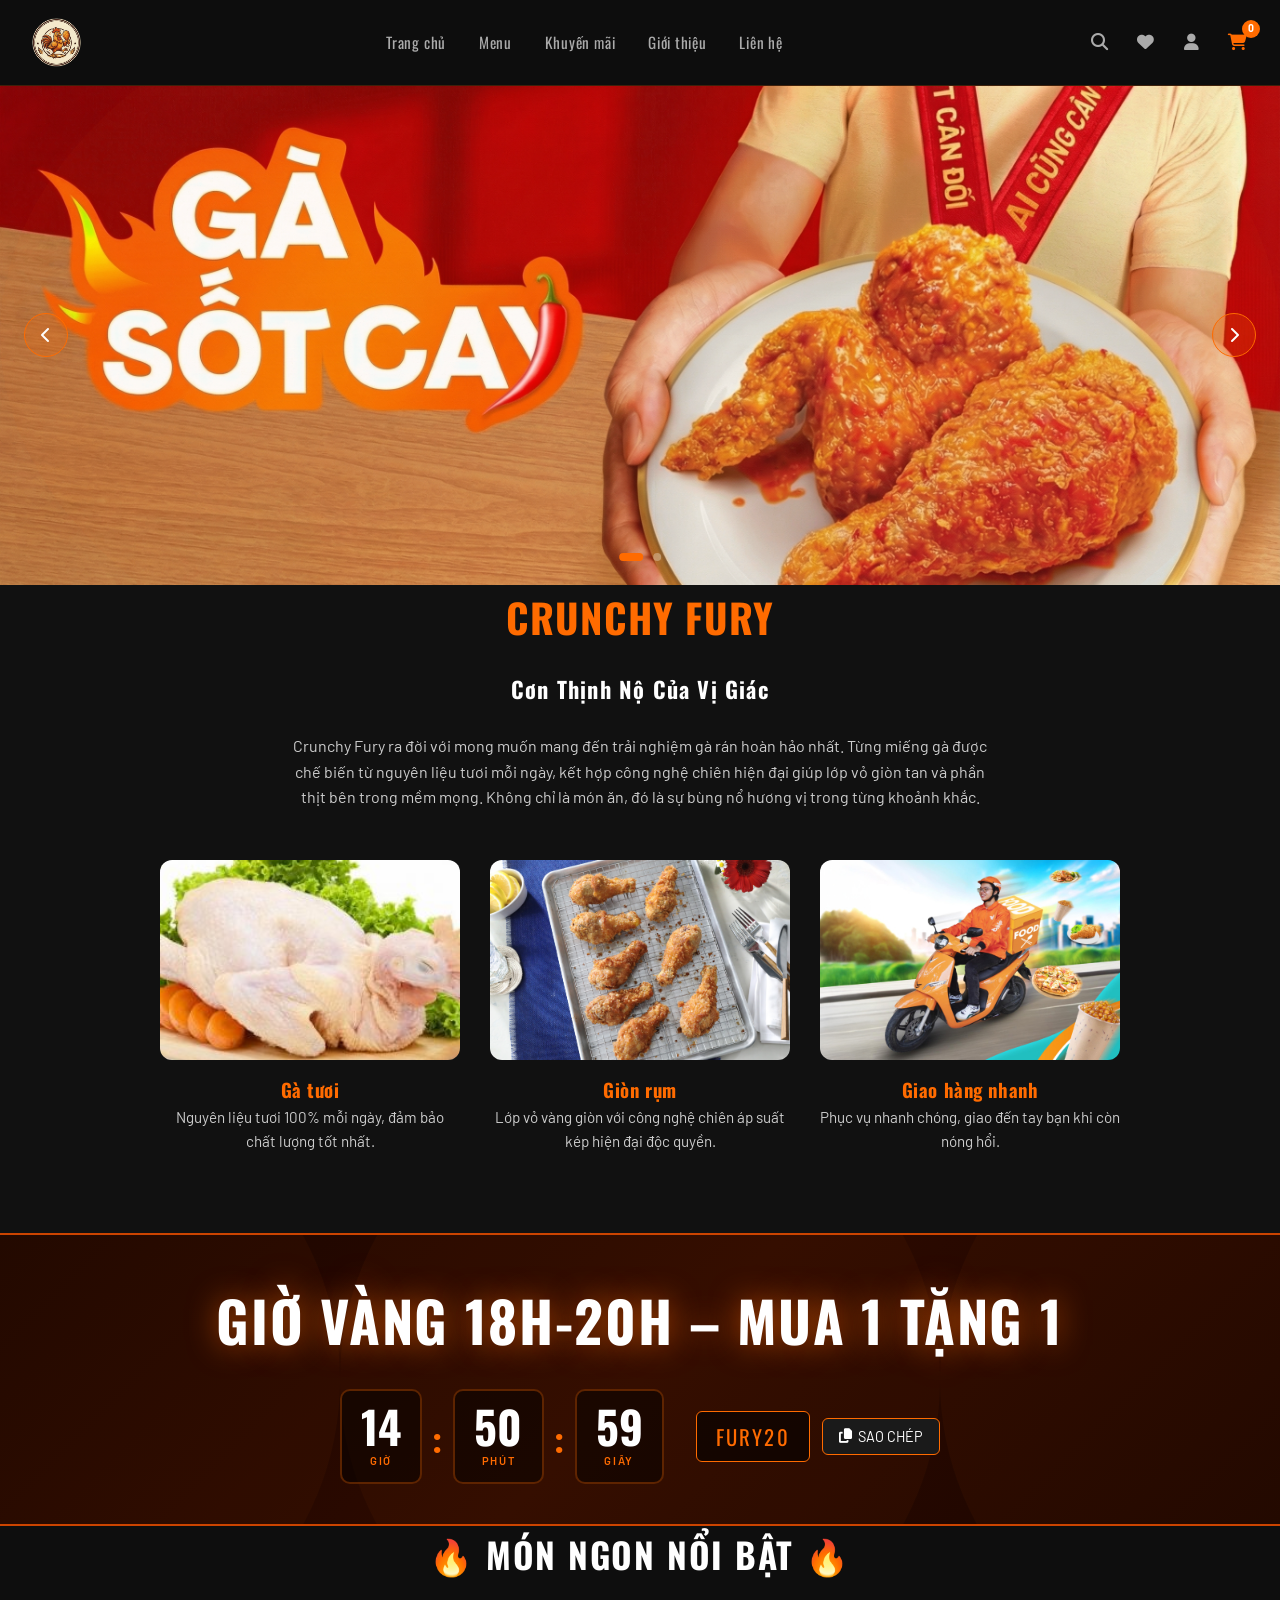
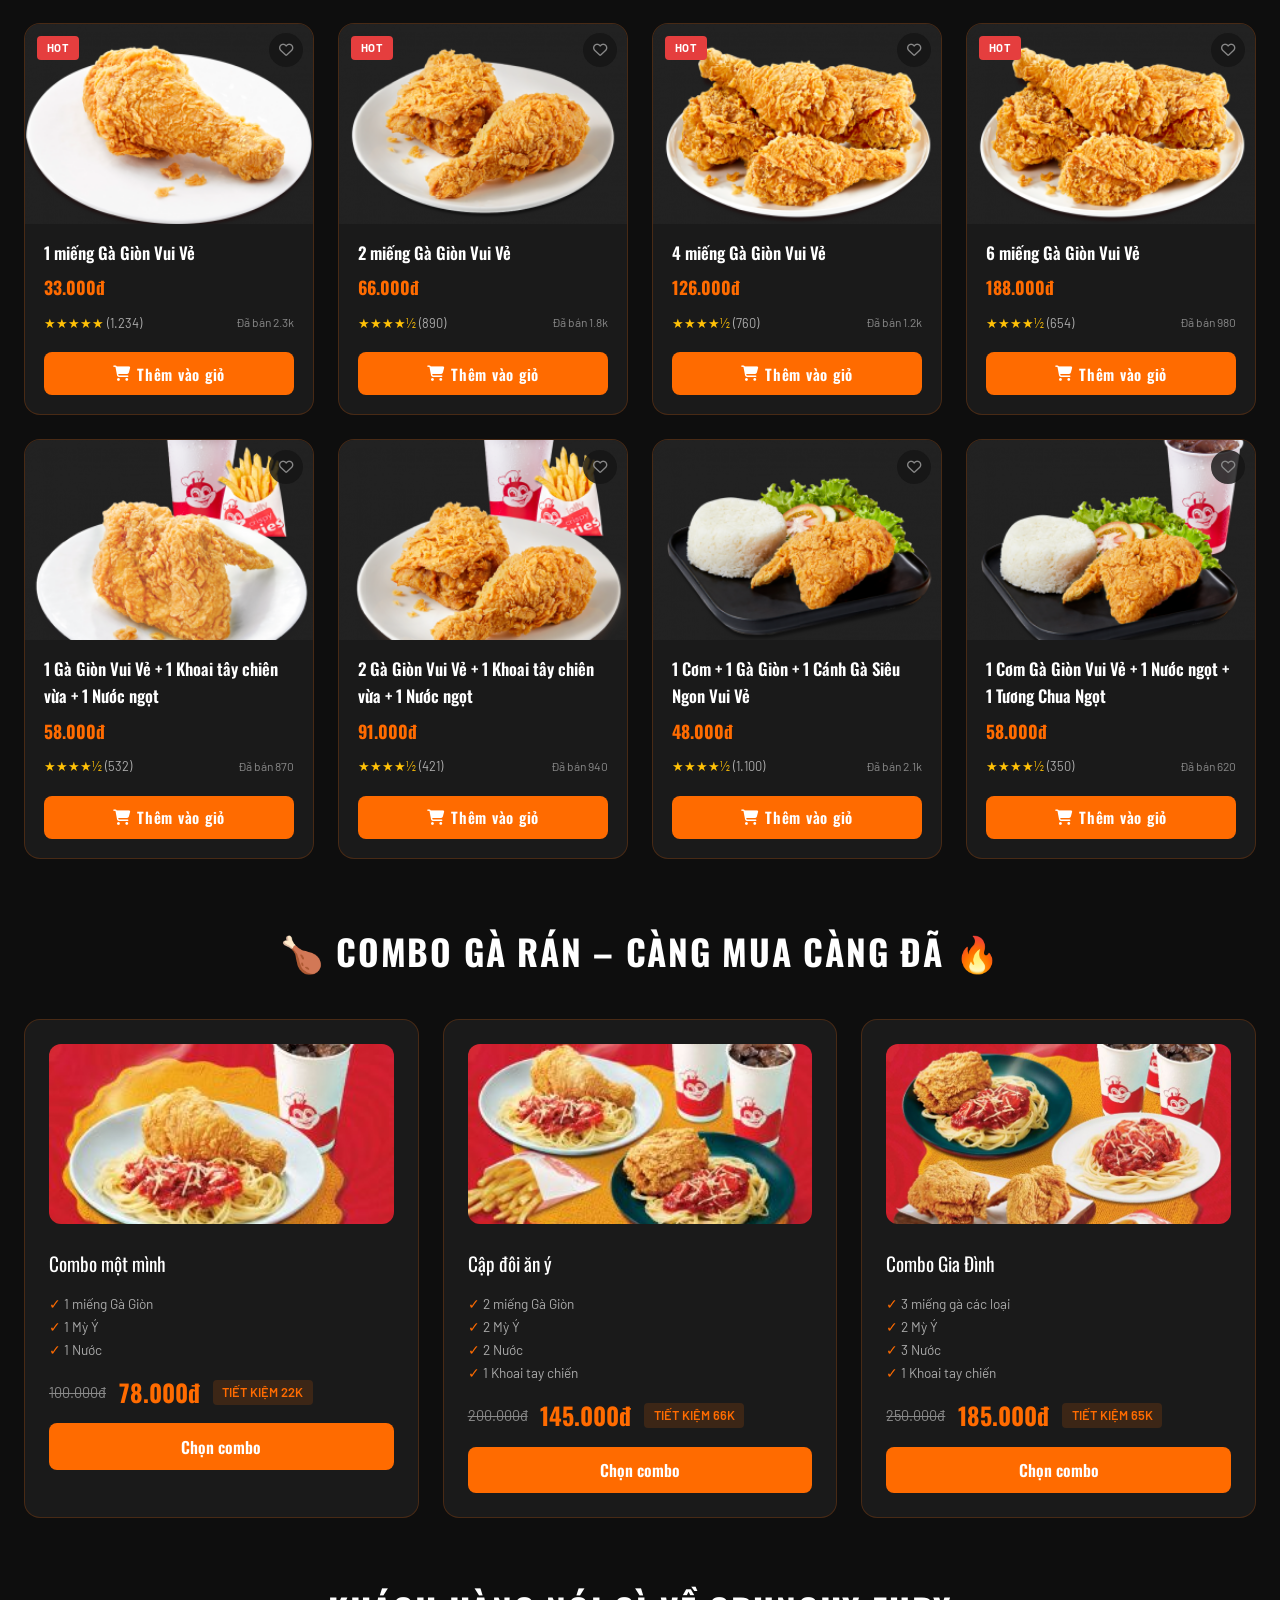
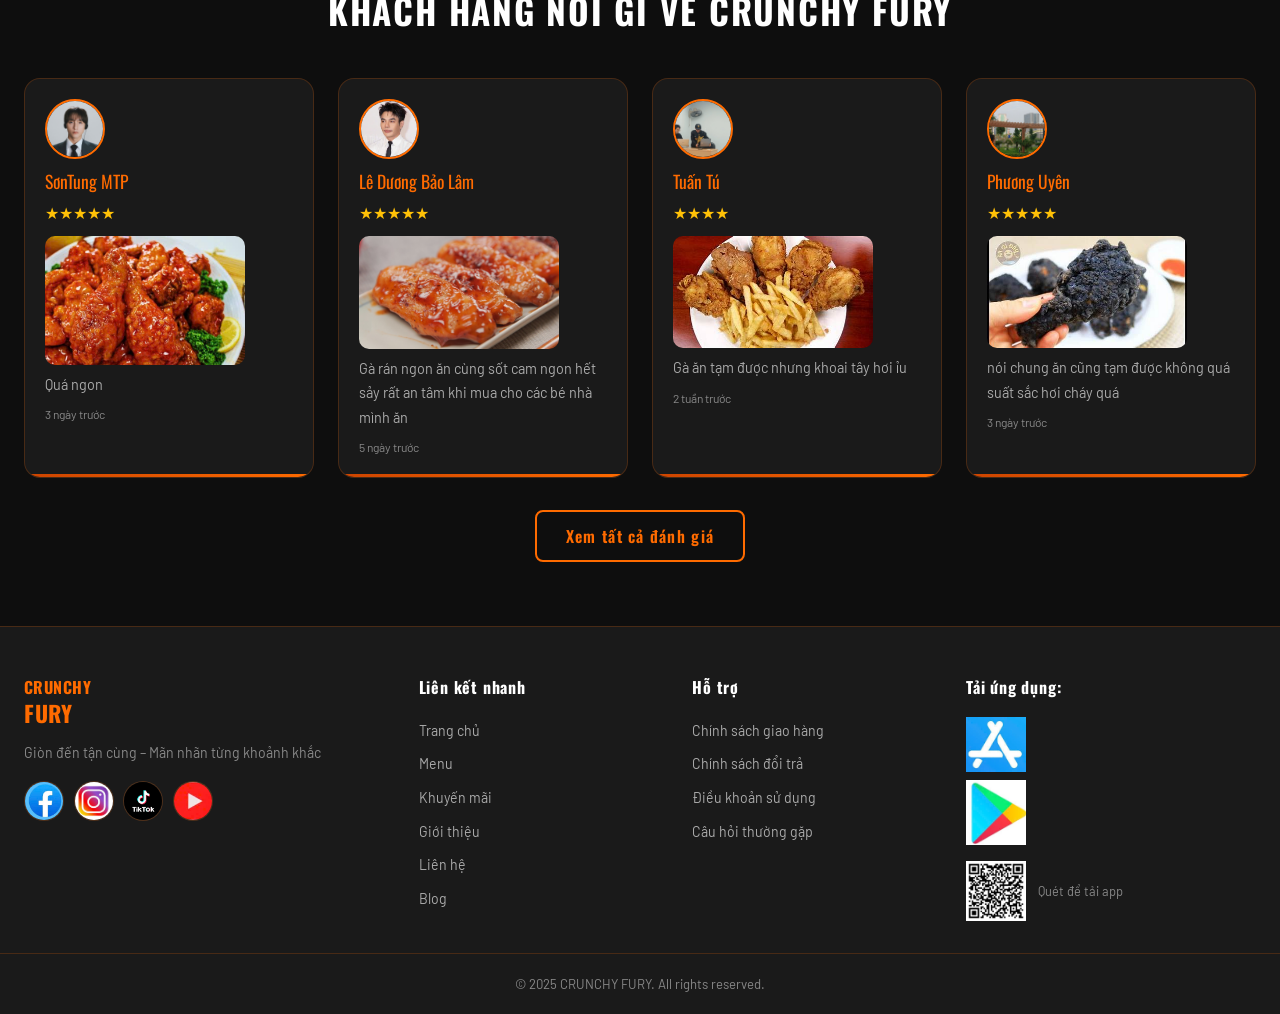
<file: index.html>
<!DOCTYPE html>
<html lang="vi">

<head>
  <meta charset="UTF-8" />
  <meta name="viewport" content="width=device-width, initial-scale=1.0" />
  <title>Crunchy Fury – Gà Rán Giòn Tan</title>
  <link rel="icon" type="image/png" href="thucdon/avt.png">
  <link rel="stylesheet" href="style.css" />
  <link rel="preconnect" href="https://fonts.googleapis.com" />
  <link
    href="https://fonts.googleapis.com/css2?family=Oswald:wght@400;600;700&family=Barlow:wght@400;500;600&family=Bebas+Neue&display=swap"
    rel="stylesheet" />
  <link rel="stylesheet" href="https://cdnjs.cloudflare.com/ajax/libs/font-awesome/6.5.0/css/all.min.css" />
</head>

<body>

  <!-- ===== HEADER ===== -->
  <header class="site-header" id="site-header">
    <div class="header-inner">
      <a href="index.html" class="logo">
        <!-- Thay đường dẫn src bên dưới thành ảnh logo của bạn -->
        <img src="thucdon/avt.png" alt="Crunchy Fury Logo" style="height: 65px; width: auto;" />
      </a>
      <nav class="main-nav">
        <a href="index.html" class="nav-link" data-page="home">Trang chủ</a>
        <a href="menu.html" class="nav-link" data-page="menu">Menu</a>
        <a href="khuyen-mai.html" class="nav-link" data-page="khuyen-mai">Khuyến mãi</a>
        <a href="#about" class="nav-link">Giới thiệu</a>
        <a href="lien-he.html" class="nav-link" data-page="lien-he">Liên hệ</a>
      </nav>
      <div class="header-actions">
        <button class="icon-btn" title="Tìm kiếm" id="search-toggle"><i class="fas fa-search"></i></button>
        <button class="icon-btn" title="Yêu thích"><i class="fas fa-heart"></i></button>
        <button class="icon-btn" title="Tài khoản"><i class="fas fa-user"></i></button>
        <a href="gio-hang.html" class="icon-btn cart-btn" title="Giỏ hàng">
          <i class="fas fa-shopping-cart"></i>
          <span class="cart-badge" id="cart-count">0</span>
        </a>
      </div>
      <button class="hamburger" id="hamburger"><i class="fas fa-bars"></i></button>
    </div>
    <div class="search-bar" id="search-bar">
      <input type="text" placeholder="Tìm món ăn..." class="search-input" />
      <button class="search-submit"><i class="fas fa-search"></i></button>
    </div>
  </header>

  <!-- ===== HERO SLIDER ===== -->
  <section class="hero-slider" id="home">
    <div class="slides-track" id="slides-track">
      <!-- Slide 1 -->
      <div class="slide slide-1" style="padding: 0; display: block;">
        <a href="menu.html" style="display: block; width: 100%; height: 100%;">
          <!-- Thay đường dẫn src="images/..." thành ảnh banner thứ 1 của bạn -->
          <img src="banner/banner2.png" alt="Banner 1" style="width: 100%; height: 100%; object-fit: cover;" />
        </a>
      </div>

      <!-- Slide 2 -->
      <div class="slide slide-2" style="padding: 0; display: block;">
        <a href="khuyen-mai.html" style="display: block; width: 100%; height: 100%;">
          <!-- Thay đường dẫn src="images/..." thành ảnh banner thứ 2 của bạn -->
          <img src="banner/banner3.png" alt="Banner 2" style="width: 100%; height: 100%; object-fit: cover;" />
        </a>
      </div>


    </div>

    <button class="slider-btn slider-prev" id="slider-prev"><i class="fas fa-chevron-left"></i></button>
    <button class="slider-btn slider-next" id="slider-next"><i class="fas fa-chevron-right"></i></button>
    <div class="slider-dots" id="slider-dots">
      <span class="dot active"></span>
      <span class="dot"></span>
    </div>
  </section>

  <!-- ===== ABOUT NEW ===== -->
  <section class="about-section" id="about">
    <div class="container">

      <!-- TIÊU ĐỀ -->
      <h2 class="about-title">
        CRUNCHY FURY <br>
        <span>Cơn Thịnh Nộ Của Vị Giác</span>
      </h2>

      <!-- MÔ TẢ -->
      <p class="about-desc">
        Crunchy Fury ra đời với mong muốn mang đến trải nghiệm gà rán hoàn hảo nhất.
        Từng miếng gà được chế biến từ nguyên liệu tươi mỗi ngày, kết hợp công nghệ chiên hiện đại
        giúp lớp vỏ giòn tan và phần thịt bên trong mềm mọng. Không chỉ là món ăn,
        đó là sự bùng nổ hương vị trong từng khoảnh khắc.
      </p>

      <!-- 3 GIÁ TRỊ -->
      <div class="about-features">

        <div class="feature-item">
          <img src="images/gatuoi1.jpg" alt="">
          <h3>Gà tươi</h3>
          <p>Nguyên liệu tươi 100% mỗi ngày, đảm bảo chất lượng tốt nhất.</p>
        </div>

        <div class="feature-item">
          <img src="images/chicken2.jpg" alt="">
          <h3>Giòn rụm</h3>
          <p>Lớp vỏ vàng giòn với công nghệ chiên áp suất kép hiện đại độc quyền.</p>
        </div>

        <div class="feature-item">
          <img src="images/shiphang.jpg" alt="">
          <h3>Giao hàng nhanh</h3>
          <p>Phục vụ nhanh chóng, giao đến tay bạn khi còn nóng hổi.</p>
        </div>

      </div>

    </div>
  </section>


  <!-- ===== PROMO BANNER ===== -->
  <section class="promo-banner">
    <div class="promo-banner-bg">
      <div class="promo-banner-content">
        <h2 class="promo-banner-title">GIỜ VÀNG 18H-20H – MUA 1 TẶNG 1</h2>
        <div class="countdown-wrapper">
          <div class="countdown" id="countdown">
            <div class="time-block"><span id="hours">02</span><label>GIỜ</label></div>
            <span class="colon">:</span>
            <div class="time-block"><span id="minutes">15</span><label>PHÚT</label></div>
            <span class="colon">:</span>
            <div class="time-block"><span id="seconds">33</span><label>GIÂY</label></div>
          </div>
          <div class="coupon-block">
            <span class="coupon-code" id="coupon-code">FURY20</span>
            <button class="copy-btn" onclick="copyCoupon()"><i class="fas fa-copy"></i> SAO CHÉP</button>
          </div>
        </div>
      </div>
    </div>
  </section>

  <!-- ===== FEATURED PRODUCTS ===== -->
  <section class="featured-section">
    <div class="section-header">
      <h2 class="section-title">🔥 MÓN NGON NỔI BẬT 🔥</h2>
    </div>
    <div class="products-grid" id="featured-grid">
      <!-- Populated by JS -->
    </div>
  </section>

  <!-- ===== COMBO SECTION ===== -->
  <section class="combo-section">
    <div class="section-header">
      <h2 class="section-title">🍗 COMBO GÀ RÁN – CÀNG MUA CÀNG ĐÃ 🔥</h2>
    </div>
    <div class="combo-grid" id="combo-grid">
      <!-- Populated by JS -->
    </div>
  </section>

  <!-- ===== TESTIMONIALS ===== -->
  <section class="testimonials-section">
    <div class="section-header">
      <h2 class="section-title">KHÁCH HÀNG NÓI GÌ VỀ CRUNCHY FURY</h2>
    </div>
    <div class="testimonials-track" id="testimonials-track">
      <div class="testimonial-card" id="testimonials-track">
        <div class="testi-avatar"><img src="avatar/sontung.png" alt="SơnTung MTP" /></div>
        <div class="testi-name">SơnTung MTP</div>
        <div class="stars">★★★★★</div>
        <div class="testi-food-img"><img src="monan/gacay.png" alt="Món ăn"></div>
        <p> Quá ngon</p>
        <span class="testi-time">3 ngày trước</span>
      </div>
      <div class="testimonial-card" id="testimonials-track">
        <div class="testi-avatar"><img src="avatar/lêlam.png" alt="Lê Dương Bảo Lâm" /></div>
        <div class="testi-name">Lê Dương Bảo Lâm</div>
        <div class="stars">★★★★★</div>
        <div class="testi-food-img"><img src="monan/xotcam.png" alt="Món ăn"></div>
        <p> Gà rán ngon ăn cùng sốt cam ngon hết sảy rất an tâm khi mua cho các bé nhà mình ăn</p>
        <span class="testi-time"> 5 ngày trước</span>
      </div>


      <div class="testimonial-card" id="testimonials-track">
        <div class="testi-avatar"><img src="/avatar/tuantu.png" alt="Tuấn Tú" /></div>
        <div class="testi-name">Tuấn Tú</div>
        <div class="stars">★★★★</div>
        <div class="testi-food-img"><img src="/monan/gakhoai.png" alt="Món ăn"></div>
        <p> Gà ăn tạm được nhưng khoai tây hơi ỉu </p>
        <span class="testi-time">2 tuần trước</span>
      </div>

      <div class="testimonial-card" id="testimonials-track">
        <div class="testi-avatar"><img src="/avatar/uyen.png" alt="Phương Uyên" /></div>
        <div class="testi-name">Phương Uyên</div>
        <div class="stars">★★★★★</div>
        <div class="testi-food-img"><img src="/monan/gathieu.png" alt="Món ăn"></div>
        <p> nói chung ăn cũng tạm được không quá suất sắc hơi cháy quá</p>
        <span class="testi-time">3 ngày trước</span>
      </div>

    </div>
    <div style="text-align:center; margin-top:2rem;">
      <button class="btn-outline">Xem tất cả đánh giá</button>
    </div>
  </section>

  <!-- ===== FOOTER ===== -->
  <footer class="site-footer">
    <div class="footer-inner">
      <div class="footer-brand">
        <div class="footer-logo">
          <span class="logo-text"><span class="logo-crunchy">CRUNCHY</span><br /><span
              class="logo-fury">FURY</span></span>
        </div>
        <p>Giòn đến tận cùng – Mãn nhãn từng khoảnh khắc</p>
        <div class="social-links">
          <a href="#" class="social-link"><img src="/ungdung/fb.png" alt="Facebook"></a>
          <a href="#" class="social-link"><img src="/ungdung/itg.png" alt="Instagram"></a>
          <a href="#" class="social-link"><img src="/ungdung/tiktok.png" alt="TikTok"></a>
          <a href="#" class="social-link"><img src="/ungdung/ytb.png" alt="YouTube"></a>
        </div>
      </div>
      <div class="footer-links">
        <h4>Liên kết nhanh</h4>
        <ul>
          <li><a href="index.html">Trang chủ</a></li>
          <li><a href="menu.html">Menu</a></li>
          <li><a href="khuyen-mai.html">Khuyến mãi</a></li>
          <li><a href="#about">Giới thiệu</a></li>
          <li><a href="lien-he.html">Liên hệ</a></li>
          <li><a href="#">Blog</a></li>
        </ul>
      </div>
      <div class="footer-support">
        <h4>Hỗ trợ</h4>
        <ul>
          <li><a href="#">Chính sách giao hàng</a></li>
          <li><a href="#">Chính sách đổi trả</a></li>
          <li><a href="#">Điều khoản sử dụng</a></li>
          <li><a href="#">Câu hỏi thường gặp</a></li>
        </ul>
      </div>
      <div class="footer-app">
        <h4>Tải ứng dụng:</h4>
        <div class="app-badges">
          <a href="#"><img src="/ungdung/apsote.png" alt="App Store"></a>
          <a href="#"><img src="/ungdung/ch.png" alt="Google Play"></a>
        </div>
        <div class="qr-placeholder">
          <div class="qr-box"><img src="/ungdung/qr.png" alt="QR Code"></div>
          <span>Quét để tải app</span>
        </div>
      </div>
    </div>
    <div class="footer-bottom">
      <p>© 2025 CRUNCHY FURY. All rights reserved.</p>
    </div>
  </footer>

  <!-- ===== COMBO MODAL ===== -->
  <div class="modal-overlay" id="combo-modal">
    <div class="modal-box">
      <button class="modal-close" id="modal-close">✕</button>
      <div class="modal-content" id="modal-content"></div>
    </div>
  </div>

  <!-- ===== TOAST ===== -->
  <div class="toast" id="toast"></div>

  <script src="script.js"></script>
</body>

</html>
</file>
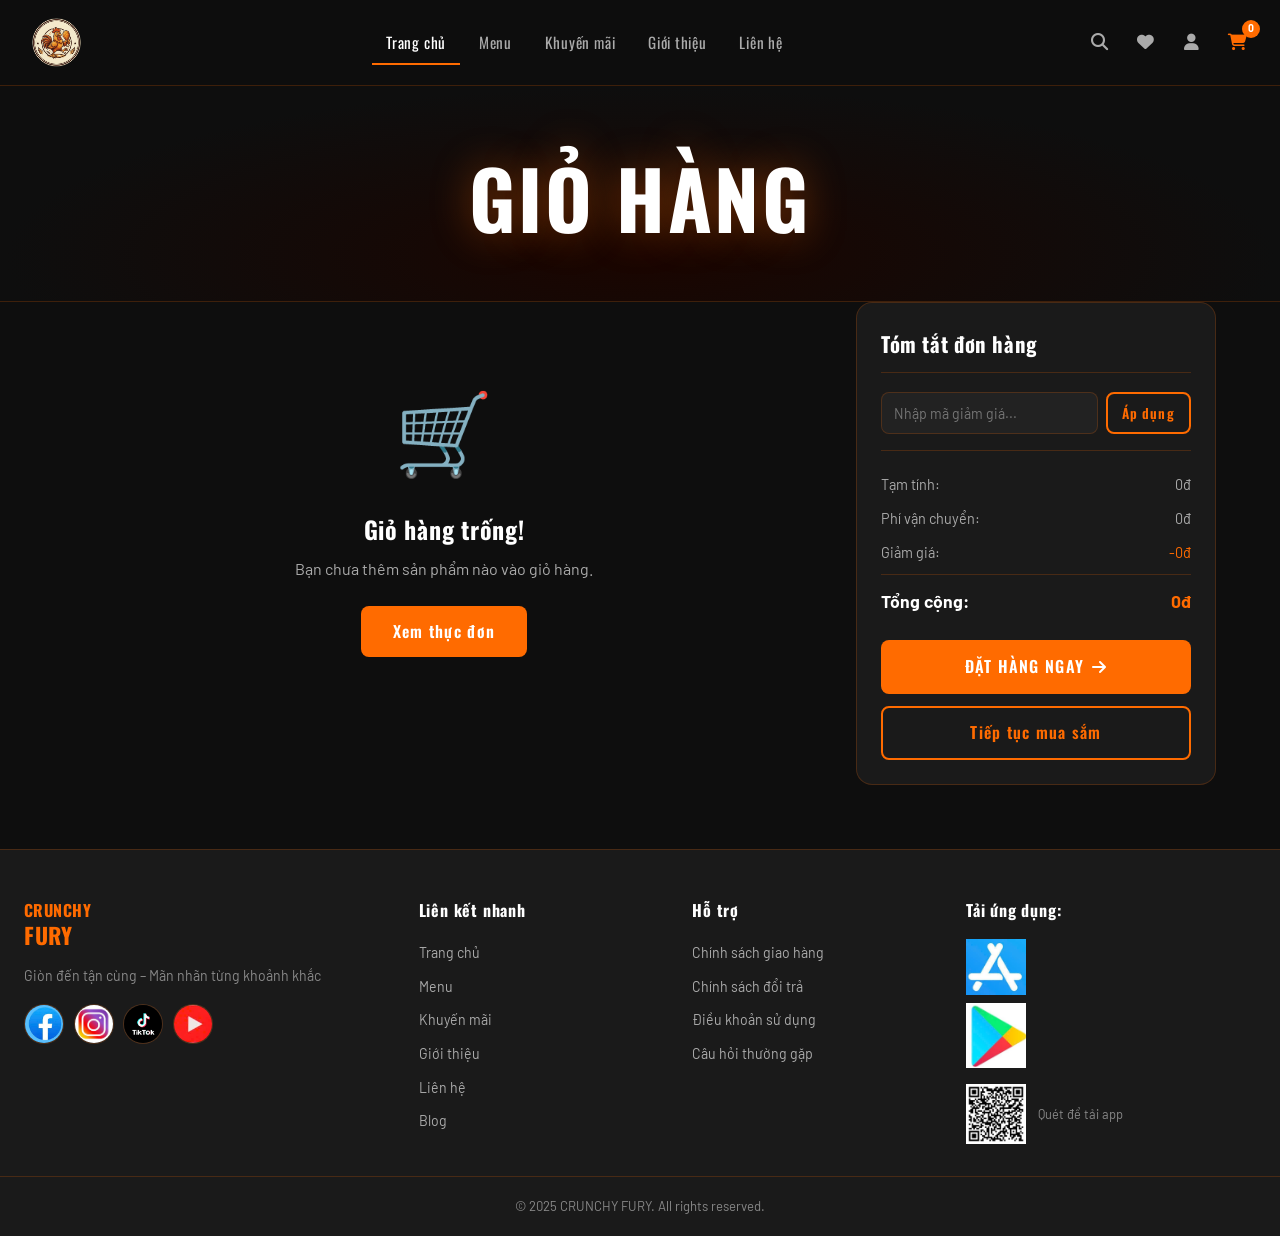
<file: gio-hang.html>
<!DOCTYPE html>
<html lang="vi">
<!DOCTYPE html>
<html lang="vi">


<head>
  <meta charset="UTF-8" />
  <meta name="viewport" content="width=device-width, initial-scale=1.0" />
  <title>Crunchy Fury – Gà Rán Giòn Tan</title>
  <link rel="icon" type="image/png" href="thucdon/avt.png">
  <link rel="stylesheet" href="style.css" />
  <link rel="preconnect" href="https://fonts.googleapis.com" />
  <link
    href="https://fonts.googleapis.com/css2?family=Oswald:wght@400;600;700&family=Barlow:wght@400;500;600&family=Bebas+Neue&display=swap"
    rel="stylesheet" />
  <link rel="stylesheet" href="https://cdnjs.cloudflare.com/ajax/libs/font-awesome/6.5.0/css/all.min.css" />
</head>

<body>

  <!-- ===== HEADER ===== -->
  <header class="site-header" id="site-header">
    <div class="header-inner">
      <a href="index.html" class="logo">
        <!-- Thay đường dẫn src bên dưới thành ảnh logo của bạn -->
        <img src="thucdon/avt.png" alt="Crunchy Fury Logo" style="height: 65px; width: auto;" />
      </a>
      <nav class="main-nav">
        <a href="index.html" class="nav-link active" data-page="home">Trang chủ</a>
        <a href="menu.html" class="nav-link" data-page="menu">Menu</a>
        <a href="khuyen-mai.html" class="nav-link" data-page="khuyen-mai">Khuyến mãi</a>
        <a href="#about" class="nav-link">Giới thiệu</a>
        <a href="lien-he.html" class="nav-link" data-page="lien-he">Liên hệ</a>
      </nav>
      <div class="header-actions">
        <button class="icon-btn" title="Tìm kiếm" id="search-toggle"><i class="fas fa-search"></i></button>
        <button class="icon-btn" title="Yêu thích"><i class="fas fa-heart"></i></button>
        <button class="icon-btn" title="Tài khoản"><i class="fas fa-user"></i></button>
        <a href="gio-hang.html" class="icon-btn cart-btn" title="Giỏ hàng">
          <i class="fas fa-shopping-cart"></i>
          <span class="cart-badge" id="cart-count">0</span>
        </a>
      </div>
      <button class="hamburger" id="hamburger"><i class="fas fa-bars"></i></button>
    </div>
    <div class="search-bar" id="search-bar">
      <input type="text" placeholder="Tìm món ăn..." class="search-input" />
      <button class="search-submit"><i class="fas fa-search"></i></button>
    </div>
  </header>

  <div class="page-hero cart-hero" style="min-height:180px; padding:3rem 0 2rem;">
    <h1>GIỎ HÀNG</h1>
  </div>

  <section class="cart-page-section">
    <div class="container">
      <div class="cart-layout">
        <!-- CART ITEMS -->
        <div class="cart-items-col">
          <div id="cart-items-list"><!-- JS --></div>
          <div id="cart-empty" class="cart-empty" style="display:none;">
            <div class="empty-icon">🛒</div>
            <h3>Giỏ hàng trống!</h3>
            <p>Bạn chưa thêm sản phẩm nào vào giỏ hàng.</p>
            <a href="menu.html" class="btn-primary">Xem thực đơn</a>
          </div>
        </div>

        <!-- ORDER SUMMARY -->
        <div class="cart-summary-col">
          <div class="order-summary-box">
            <h3 class="summary-title">Tóm tắt đơn hàng</h3>

            <div class="summary-items" id="summary-items"><!-- JS --></div>

            <div class="summary-coupon">
              <input type="text" placeholder="Nhập mã giảm giá..." class="coupon-input" id="coupon-input" />
              <button class="btn-outline coupon-apply-btn" onclick="applyCoupon()">Áp dụng</button>
            </div>

            <div class="summary-totals">
              <div class="summary-row"><span>Tạm tính:</span><span id="subtotal">0đ</span></div>
              <div class="summary-row"><span>Phí vận chuyển:</span><span id="shipping">20.000đ</span></div>
              <div class="summary-row discount-row"><span>Giảm giá:</span><span id="discount"
                  class="text-orange">-0đ</span></div>
              <div class="summary-row total-row"><span>Tổng cộng:</span><span id="total" class="text-orange">0đ</span>
              </div>
            </div>

            <a href="thank-you.html" class="btn-primary w-full checkout-btn" id="checkout-btn">
              ĐẶT HÀNG NGAY <i class="fas fa-arrow-right"></i>
            </a>
            <a href="menu.html" class="btn-outline w-full" style="margin-top:.75rem; text-align:center; display:block;">
              Tiếp tục mua sắm
            </a>
          </div>
        </div>
      </div>
    </div>
  </section>

  <!-- ===== FOOTER ===== -->
  <footer class="site-footer">
    <div class="footer-inner">
      <div class="footer-brand">
        <div class="footer-logo">
          <span class="logo-text"><span class="logo-crunchy">CRUNCHY</span><br /><span
              class="logo-fury">FURY</span></span>
        </div>
        <p>Giòn đến tận cùng – Mãn nhãn từng khoảnh khắc</p>
        <div class="social-links">
          <a href="#" class="social-link"><img src="/ungdung/fb.png" alt="Facebook"></a>
          <a href="#" class="social-link"><img src="/ungdung/itg.png" alt="Instagram"></a>
          <a href="#" class="social-link"><img src="/ungdung/tiktok.png" alt="TikTok"></a>
          <a href="#" class="social-link"><img src="/ungdung/ytb.png" alt="YouTube"></a>
        </div>
      </div>
      <div class="footer-links">
        <h4>Liên kết nhanh</h4>
        <ul>
          <li><a href="index.html">Trang chủ</a></li>
          <li><a href="menu.html">Menu</a></li>
          <li><a href="khuyen-mai.html">Khuyến mãi</a></li>
          <li><a href="#about">Giới thiệu</a></li>
          <li><a href="lien-he.html">Liên hệ</a></li>
          <li><a href="#">Blog</a></li>
        </ul>
      </div>
      <div class="footer-support">
        <h4>Hỗ trợ</h4>
        <ul>
          <li><a href="#">Chính sách giao hàng</a></li>
          <li><a href="#">Chính sách đổi trả</a></li>
          <li><a href="#">Điều khoản sử dụng</a></li>
          <li><a href="#">Câu hỏi thường gặp</a></li>
        </ul>
      </div>
      <div class="footer-app">
        <h4>Tải ứng dụng:</h4>
        <div class="app-badges">
          <a href="#"><img src="/ungdung/apsote.png" alt="App Store"></a>
          <a href="#"><img src="/ungdung/ch.png" alt="Google Play"></a>
        </div>
        <div class="qr-placeholder">
          <div class="qr-box"><img src="/ungdung/qr.png" alt="QR Code"></div>
          <span>Quét để tải app</span>
        </div>
      </div>
    </div>
    <div class="footer-bottom">
      <p>© 2025 CRUNCHY FURY. All rights reserved.</p>
    </div>
  </footer>

  <!-- ===== COMBO MODAL ===== -->
  <div class="modal-overlay" id="combo-modal">
    <div class="modal-box">
      <button class="modal-close" id="modal-close">✕</button>
      <div class="modal-content" id="modal-content"></div>
    </div>
  </div>

  <!-- ===== TOAST ===== -->
  <div class="toast" id="toast"></div>

  <script src="script.js"></script>
</body>

</html>
</file>
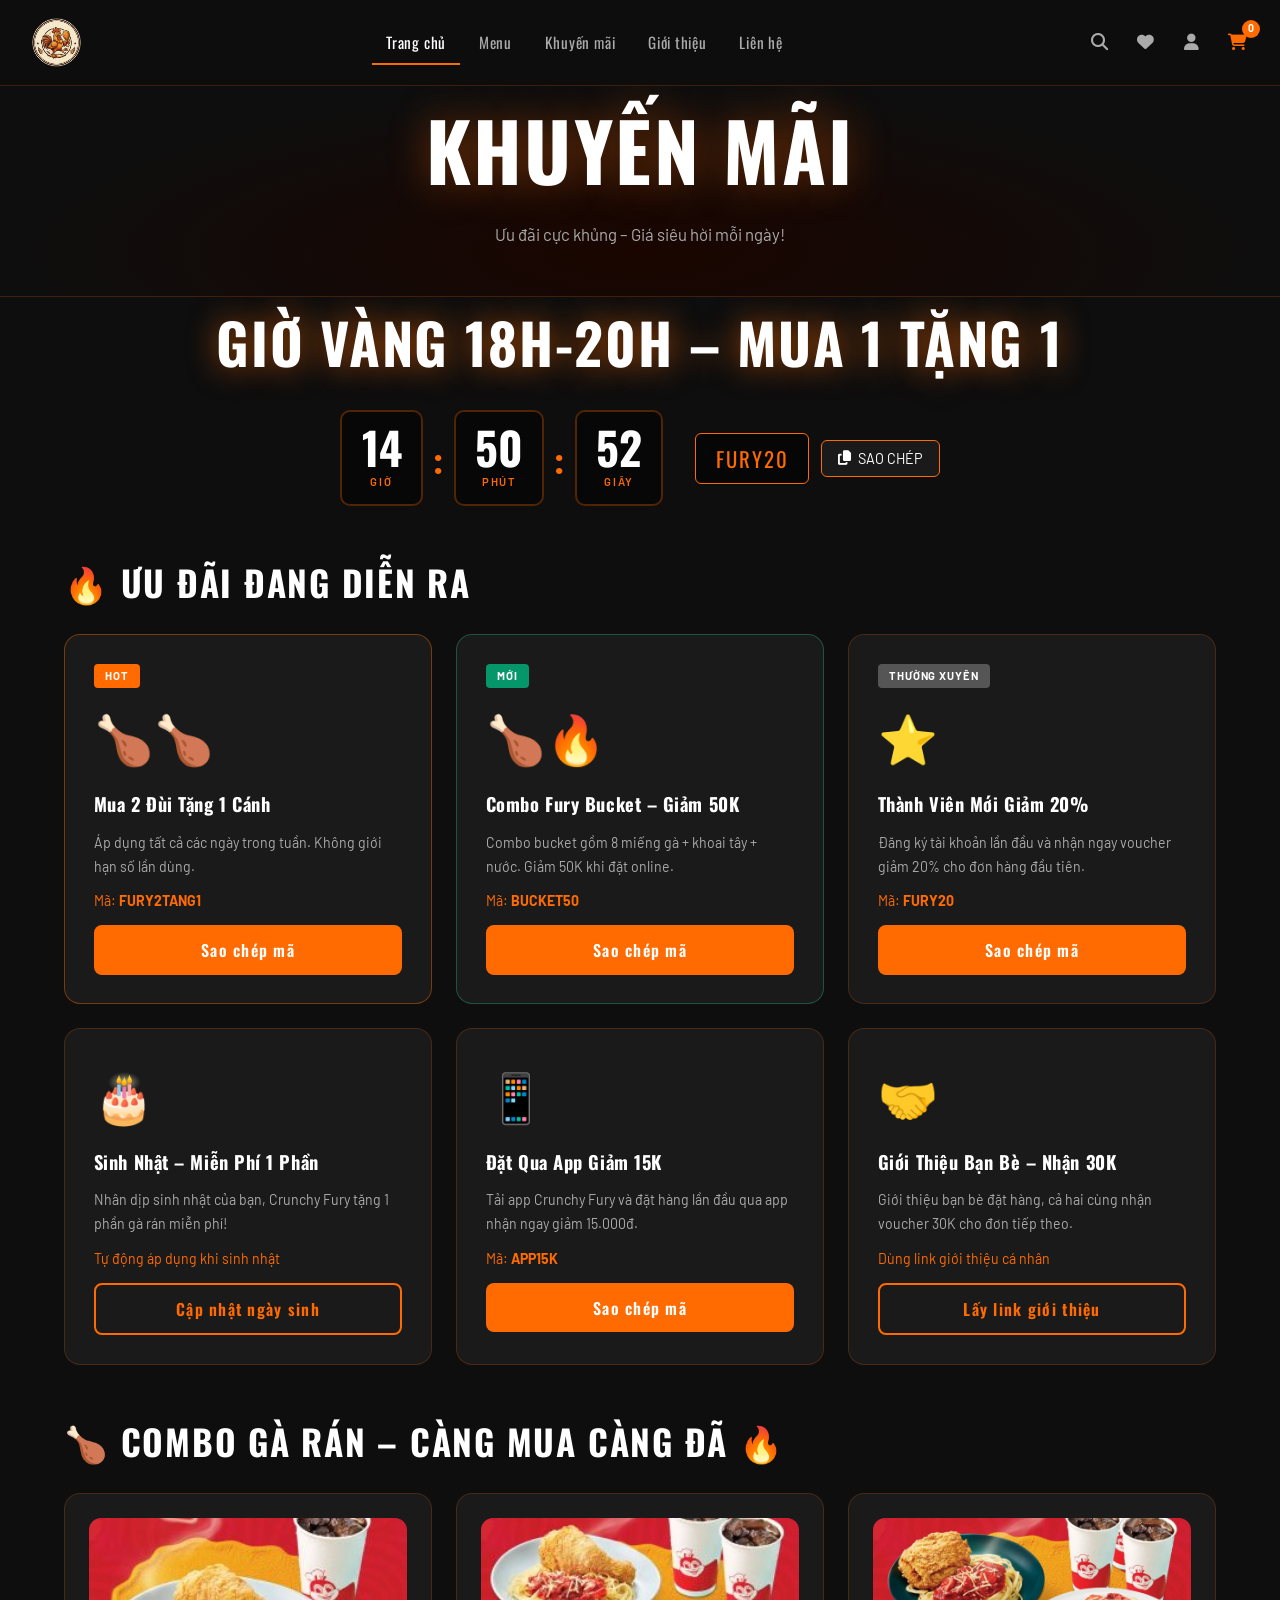
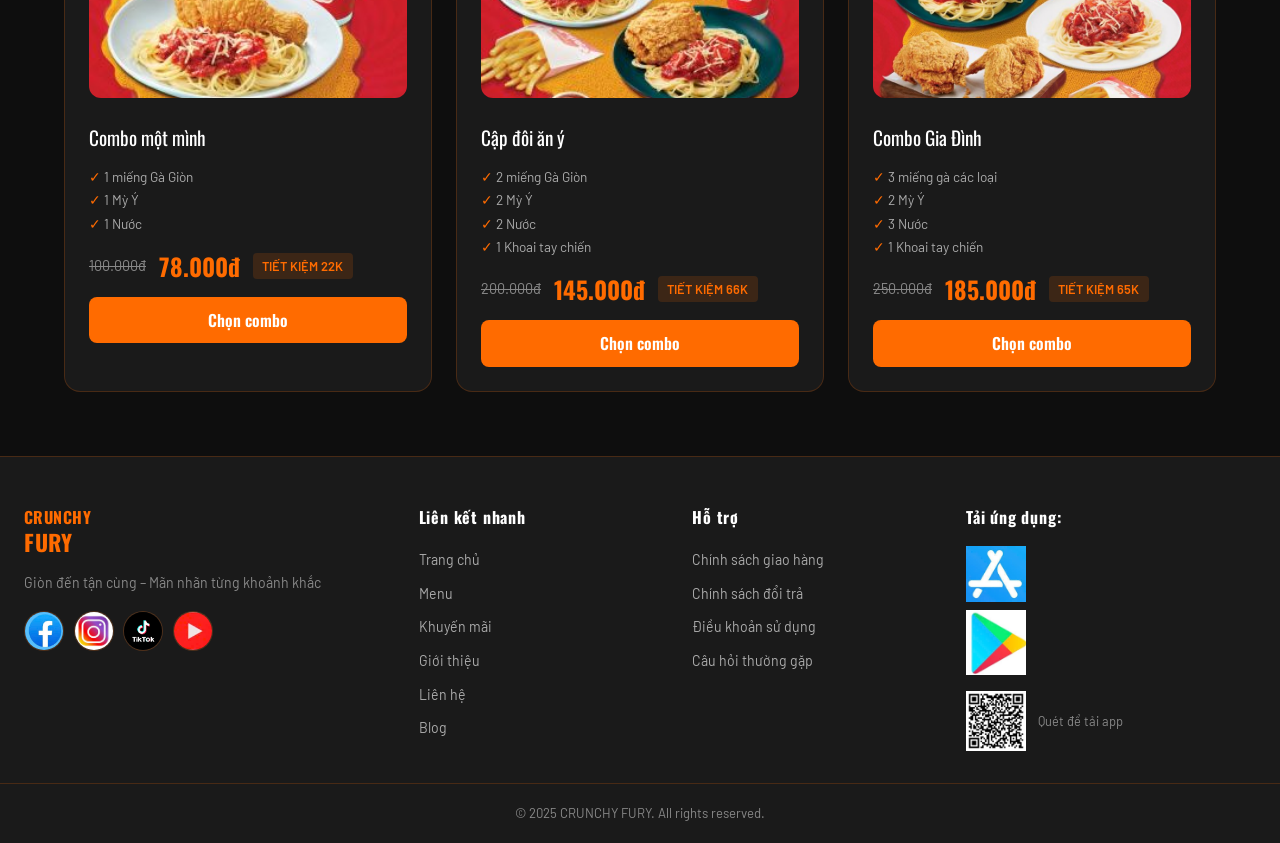
<file: khuyen-mai.html>
<!DOCTYPE html>
<html lang="vi">
<!DOCTYPE html>
<html lang="vi">


<head>
  <meta charset="UTF-8" />
  <meta name="viewport" content="width=device-width, initial-scale=1.0" />
  <title>Crunchy Fury – Gà Rán Giòn Tan</title>
  <link rel="icon" type="image/png" href="thucdon/avt.png">
  <link rel="stylesheet" href="style.css" />
  <link rel="preconnect" href="https://fonts.googleapis.com" />
  <link
    href="https://fonts.googleapis.com/css2?family=Oswald:wght@400;600;700&family=Barlow:wght@400;500;600&family=Bebas+Neue&display=swap"
    rel="stylesheet" />
  <link rel="stylesheet" href="https://cdnjs.cloudflare.com/ajax/libs/font-awesome/6.5.0/css/all.min.css" />
</head>

<body>

  <!-- ===== HEADER ===== -->
  <header class="site-header" id="site-header">
    <div class="header-inner">
      <a href="index.html" class="logo">
        <!-- Thay đường dẫn src bên dưới thành ảnh logo của bạn -->
        <img src="thucdon/avt.png" alt="Crunchy Fury Logo" style="height: 65px; width: auto;" />
      </a>
      <nav class="main-nav">
        <a href="index.html" class="nav-link active" data-page="home">Trang chủ</a>
        <a href="menu.html" class="nav-link" data-page="menu">Menu</a>
        <a href="khuyen-mai.html" class="nav-link" data-page="khuyen-mai">Khuyến mãi</a>
        <a href="#about" class="nav-link">Giới thiệu</a>
        <a href="lien-he.html" class="nav-link" data-page="lien-he">Liên hệ</a>
      </nav>
      <div class="header-actions">
        <button class="icon-btn" title="Tìm kiếm" id="search-toggle"><i class="fas fa-search"></i></button>
        <button class="icon-btn" title="Yêu thích"><i class="fas fa-heart"></i></button>
        <button class="icon-btn" title="Tài khoản"><i class="fas fa-user"></i></button>
        <a href="gio-hang.html" class="icon-btn cart-btn" title="Giỏ hàng">
          <i class="fas fa-shopping-cart"></i>
          <span class="cart-badge" id="cart-count">0</span>
        </a>
      </div>
      <button class="hamburger" id="hamburger"><i class="fas fa-bars"></i></button>
    </div>
    <div class="search-bar" id="search-bar">
      <input type="text" placeholder="Tìm món ăn..." class="search-input" />
      <button class="search-submit"><i class="fas fa-search"></i></button>
    </div>
  </header>
  <div class="page-hero promo-hero">
    <div class="fire-left"></div>
    <div class="fire-right"></div>
    <h1>KHUYẾN MÃI</h1>
    <p>Ưu đãi cực khủng – Giá siêu hời mỗi ngày!</p>
  </div>

  <section class="promo-page-section">
    <!-- COUNTDOWN BANNER -->
    <div class="promo-full-banner">
      <div class="promo-banner-content">
        <h2 class="promo-banner-title">GIỜ VÀNG 18H-20H – MUA 1 TẶNG 1</h2>
        <div class="countdown-wrapper">
          <div class="countdown" id="countdown">
            <div class="time-block"><span id="hours">02</span><label>GIỜ</label></div>
            <span class="colon">:</span>
            <div class="time-block"><span id="minutes">15</span><label>PHÚT</label></div>
            <span class="colon">:</span>
            <div class="time-block"><span id="seconds">33</span><label>GIÂY</label></div>
          </div>
          <div class="coupon-block">
            <span class="coupon-code" id="coupon-code">FURY20</span>
            <button class="copy-btn" onclick="copyCoupon()"><i class="fas fa-copy"></i> SAO CHÉP</button>
          </div>
        </div>
      </div>
    </div>

    <!-- PROMO DEALS GRID -->
    <div class="container">
      <h2 class="section-title" style="margin: 3rem 0 1.5rem;">🔥 ƯU ĐÃI ĐANG DIỄN RA</h2>
      <div class="promo-deals-grid">
        <div class="promo-deal-card hot">
          <div class="deal-badge">HOT</div>
          <div class="deal-emoji">🍗🍗</div>
          <h3>Mua 2 Đùi Tặng 1 Cánh</h3>
          <p>Áp dụng tất cả các ngày trong tuần. Không giới hạn số lần dùng.</p>
          <div class="deal-code">Mã: <strong>FURY2TANG1</strong></div>
          <button class="btn-primary" onclick="copyCode('FURY2TANG1')">Sao chép mã</button>
        </div>
        <div class="promo-deal-card new">
          <div class="deal-badge new-badge">MỚI</div>
          <div class="deal-emoji">🍗🔥</div>
          <h3>Combo Fury Bucket – Giảm 50K</h3>
          <p>Combo bucket gồm 8 miếng gà + khoai tây + nước. Giảm 50K khi đặt online.</p>
          <div class="deal-code">Mã: <strong>BUCKET50</strong></div>
          <button class="btn-primary" onclick="copyCode('BUCKET50')">Sao chép mã</button>
        </div>
        <div class="promo-deal-card">
          <div class="deal-badge" style="background:#555;">THƯỜNG XUYÊN</div>
          <div class="deal-emoji">⭐</div>
          <h3>Thành Viên Mới Giảm 20%</h3>
          <p>Đăng ký tài khoản lần đầu và nhận ngay voucher giảm 20% cho đơn hàng đầu tiên.</p>
          <div class="deal-code">Mã: <strong>FURY20</strong></div>
          <button class="btn-primary" onclick="copyCode('FURY20')">Sao chép mã</button>
        </div>
        <div class="promo-deal-card">
          <div class="deal-emoji">🎂</div>
          <h3>Sinh Nhật – Miễn Phí 1 Phần</h3>
          <p>Nhân dịp sinh nhật của bạn, Crunchy Fury tặng 1 phần gà rán miễn phí!</p>
          <div class="deal-code">Tự động áp dụng khi sinh nhật</div>
          <button class="btn-outline">Cập nhật ngày sinh</button>
        </div>
        <div class="promo-deal-card">
          <div class="deal-emoji">📱</div>
          <h3>Đặt Qua App Giảm 15K</h3>
          <p>Tải app Crunchy Fury và đặt hàng lần đầu qua app nhận ngay giảm 15.000đ.</p>
          <div class="deal-code">Mã: <strong>APP15K</strong></div>
          <button class="btn-primary" onclick="copyCode('APP15K')">Sao chép mã</button>
        </div>
        <div class="promo-deal-card">
          <div class="deal-emoji">🤝</div>
          <h3>Giới Thiệu Bạn Bè – Nhận 30K</h3>
          <p>Giới thiệu bạn bè đặt hàng, cả hai cùng nhận voucher 30K cho đơn tiếp theo.</p>
          <div class="deal-code">Dùng link giới thiệu cá nhân</div>
          <button class="btn-outline">Lấy link giới thiệu</button>
        </div>
      </div>

      <!-- COMBO SECTION ON PROMO PAGE -->
      <h2 class="section-title" style="margin: 3rem 0 1.5rem;">🍗 COMBO GÀ RÁN – CÀNG MUA CÀNG ĐÃ 🔥</h2>
      <div class="combo-grid" id="promo-combo-grid"><!-- JS --></div>
    </div>
  </section>

  <!-- ===== FOOTER ===== -->
  <footer class="site-footer">
    <div class="footer-inner">
      <div class="footer-brand">
        <div class="footer-logo">
          <span class="logo-text"><span class="logo-crunchy">CRUNCHY</span><br /><span
              class="logo-fury">FURY</span></span>
        </div>
        <p>Giòn đến tận cùng – Mãn nhãn từng khoảnh khắc</p>
        <div class="social-links">
          <a href="#" class="social-link"><img src="/ungdung/fb.png" alt="Facebook"></a>
          <a href="#" class="social-link"><img src="/ungdung/itg.png" alt="Instagram"></a>
          <a href="#" class="social-link"><img src="/ungdung/tiktok.png" alt="TikTok"></a>
          <a href="#" class="social-link"><img src="/ungdung/ytb.png" alt="YouTube"></a>
        </div>
      </div>
      <div class="footer-links">
        <h4>Liên kết nhanh</h4>
        <ul>
          <li><a href="index.html">Trang chủ</a></li>
          <li><a href="menu.html">Menu</a></li>
          <li><a href="khuyen-mai.html">Khuyến mãi</a></li>
          <li><a href="#about">Giới thiệu</a></li>
          <li><a href="lien-he.html">Liên hệ</a></li>
          <li><a href="#">Blog</a></li>
        </ul>
      </div>
      <div class="footer-support">
        <h4>Hỗ trợ</h4>
        <ul>
          <li><a href="#">Chính sách giao hàng</a></li>
          <li><a href="#">Chính sách đổi trả</a></li>
          <li><a href="#">Điều khoản sử dụng</a></li>
          <li><a href="#">Câu hỏi thường gặp</a></li>
        </ul>
      </div>
      <div class="footer-app">
        <h4>Tải ứng dụng:</h4>
        <div class="app-badges">
          <a href="#"><img src="/ungdung/apsote.png" alt="App Store"></a>
          <a href="#"><img src="/ungdung/ch.png" alt="Google Play"></a>
        </div>
        <div class="qr-placeholder">
          <div class="qr-box"><img src="/ungdung/qr.png" alt="QR Code"></div>
          <span>Quét để tải app</span>
        </div>
      </div>
    </div>
    <div class="footer-bottom">
      <p>© 2025 CRUNCHY FURY. All rights reserved.</p>
    </div>
  </footer>

  <!-- ===== COMBO MODAL ===== -->
  <div class="modal-overlay" id="combo-modal">
    <div class="modal-box">
      <button class="modal-close" id="modal-close">✕</button>
      <div class="modal-content" id="modal-content"></div>
    </div>
  </div>

  <!-- ===== TOAST ===== -->
  <div class="toast" id="toast"></div>

  <script src="script.js"></script>
</body>

</html>
</file>
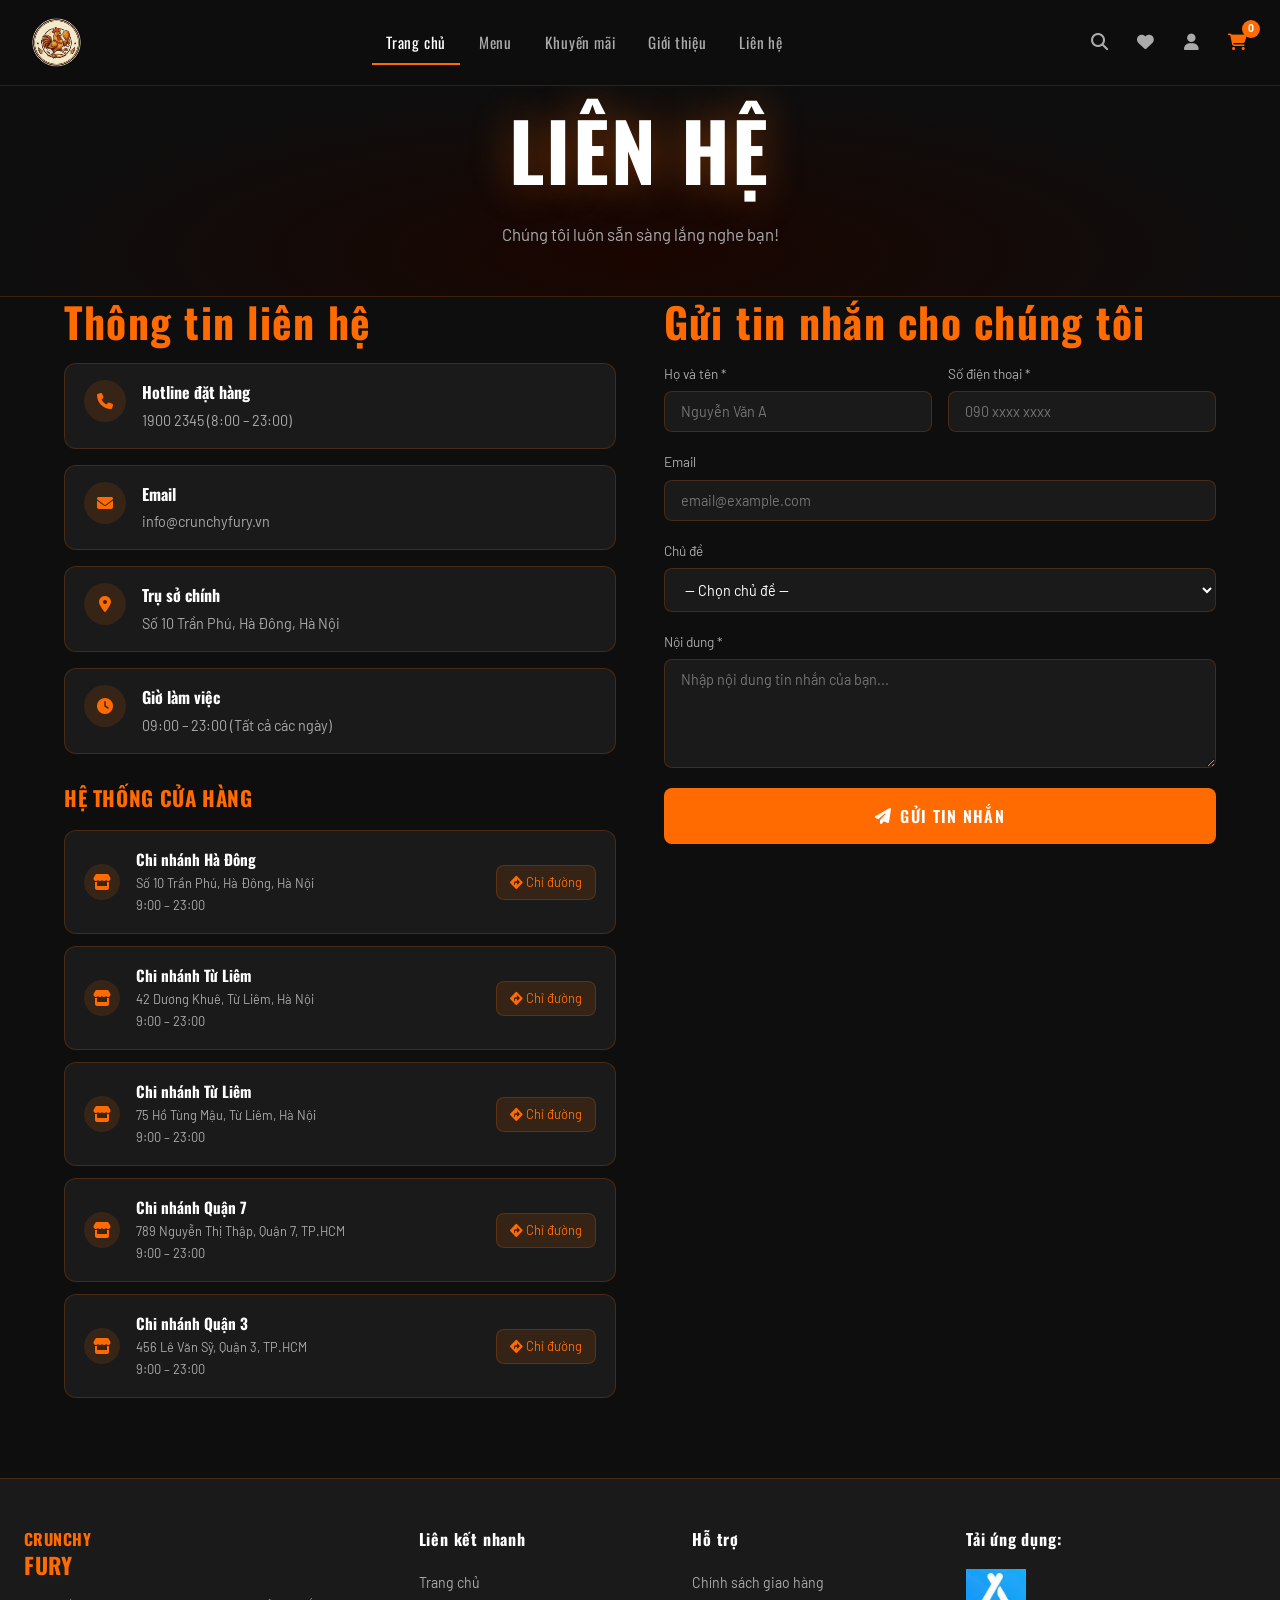
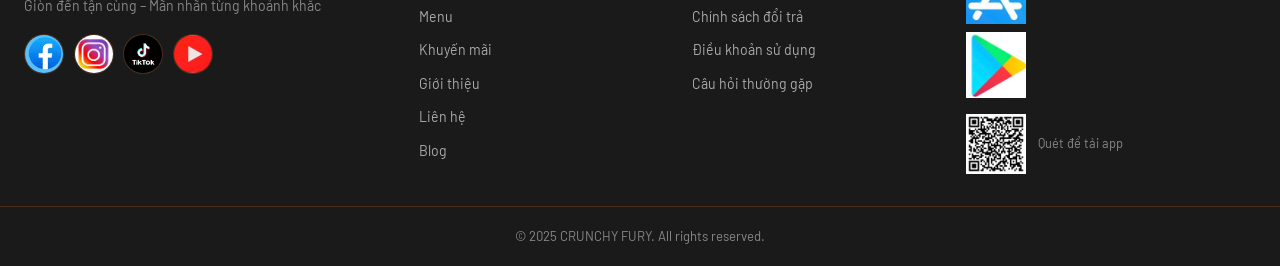
<file: lien-he.html>
<!DOCTYPE html>
<html lang="vi">
<!DOCTYPE html>
<html lang="vi">

<head>
  <meta charset="UTF-8" />
  <meta name="viewport" content="width=device-width, initial-scale=1.0" />
  <title>Crunchy Fury – Gà Rán Giòn Tan</title>
  <link rel="icon" type="image/png" href="thucdon/avt.png">
  <link rel="stylesheet" href="style.css" />
  <link rel="preconnect" href="https://fonts.googleapis.com" />
  <link
    href="https://fonts.googleapis.com/css2?family=Oswald:wght@400;600;700&family=Barlow:wght@400;500;600&family=Bebas+Neue&display=swap"
    rel="stylesheet" />
  <link rel="stylesheet" href="https://cdnjs.cloudflare.com/ajax/libs/font-awesome/6.5.0/css/all.min.css" />
</head>

<body>

  <!-- ===== HEADER ===== -->
  <header class="site-header" id="site-header">
    <div class="header-inner">
      <a href="index.html" class="logo">
        <!-- Thay đường dẫn src bên dưới thành ảnh logo của bạn -->
        <img src="thucdon/avt.png" alt="Crunchy Fury Logo" style="height: 65px; width: auto;" />
      </a>
      <nav class="main-nav">
        <a href="index.html" class="nav-link active" data-page="home">Trang chủ</a>
        <a href="menu.html" class="nav-link" data-page="menu">Menu</a>
        <a href="khuyen-mai.html" class="nav-link" data-page="khuyen-mai">Khuyến mãi</a>
        <a href="#about" class="nav-link">Giới thiệu</a>
        <a href="lien-he.html" class="nav-link" data-page="lien-he">Liên hệ</a>
      </nav>
      <div class="header-actions">
        <button class="icon-btn" title="Tìm kiếm" id="search-toggle"><i class="fas fa-search"></i></button>
        <button class="icon-btn" title="Yêu thích"><i class="fas fa-heart"></i></button>
        <button class="icon-btn" title="Tài khoản"><i class="fas fa-user"></i></button>
        <a href="gio-hang.html" class="icon-btn cart-btn" title="Giỏ hàng">
          <i class="fas fa-shopping-cart"></i>
          <span class="cart-badge" id="cart-count">0</span>
        </a>
      </div>
      <button class="hamburger" id="hamburger"><i class="fas fa-bars"></i></button>
    </div>
    <div class="search-bar" id="search-bar">
      <input type="text" placeholder="Tìm món ăn..." class="search-input" />
      <button class="search-submit"><i class="fas fa-search"></i></button>
    </div>
  </header>

  <div class="page-hero contact-hero">
    <div class="fire-left"></div>
    <div class="fire-right"></div>
    <h1>LIÊN HỆ</h1>
    <p>Chúng tôi luôn sẵn sàng lắng nghe bạn!</p>
  </div>

  <section class="contact-section">
    <div class="container">
      <div class="contact-layout">

        <!-- CONTACT INFO -->
        <div class="contact-info-col">
          <h2 class="section-title-orange">Thông tin liên hệ</h2>

          <div class="contact-info-items">
            <div class="contact-info-item">
              <span class="contact-icon"><i class="fas fa-phone"></i></span>
              <div>
                <strong>Hotline đặt hàng</strong>
                <p>1900 2345 (8:00 – 23:00)</p>
              </div>
            </div>
            <div class="contact-info-item">
              <span class="contact-icon"><i class="fas fa-envelope"></i></span>
              <div>
                <strong>Email</strong>
                <p>info@crunchyfury.vn</p>
              </div>
            </div>
            <div class="contact-info-item">
              <span class="contact-icon"><i class="fas fa-map-marker-alt"></i></span>
              <div>
                <strong>Trụ sở chính</strong>
                <p>Số 10 Trần Phú, Hà Đông, Hà Nội</p>
              </div>
            </div>
            <div class="contact-info-item">
              <span class="contact-icon"><i class="fas fa-clock"></i></span>
              <div>
                <strong>Giờ làm việc</strong>
                <p>09:00 – 23:00 (Tất cả các ngày)</p>
              </div>
            </div>
          </div>

          <div class="branches-section">
            <h3 class="section-title-orange" style="font-size:1.3rem; margin-bottom:1.2rem;">HỆ THỐNG CỬA HÀNG</h3>

            <div class="branch-list">
              <div class="branch-item">
                <div class="branch-icon"><i class="fas fa-store"></i></div>
                <div class="branch-info">
                  <strong>Chi nhánh Hà Đông</strong>
                  <p>Số 10 Trần Phú, Hà Đông, Hà Nội</p>
                  <p>9:00 – 23:00</p>
                </div>
                <a href="#" class="btn-direction"><i class="fas fa-directions"></i> Chỉ đường</a>
              </div>
              <div class="branch-item">
                <div class="branch-icon"><i class="fas fa-store"></i></div>
                <div class="branch-info">
                  <strong>Chi nhánh Từ Liêm</strong>
                  <p>42 Dương Khuê, Từ Liêm, Hà Nội</p>
                  <p>9:00 – 23:00</p>
                </div>
                <a href="#" class="btn-direction"><i class="fas fa-directions"></i> Chỉ đường</a>
              </div>
              <div class="branch-item">
                <div class="branch-icon"><i class="fas fa-store"></i></div>
                <div class="branch-info">
                  <strong>Chi nhánh Từ Liêm</strong>
                  <p>75 Hồ Tùng Mậu, Từ Liêm, Hà Nội</p>
                  <p>9:00 – 23:00</p>
                </div>
                <a href="#" class="btn-direction"><i class="fas fa-directions"></i> Chỉ đường</a>
              </div>
              <div class="branch-item">
                <div class="branch-icon"><i class="fas fa-store"></i></div>
                <div class="branch-info">
                  <strong>Chi nhánh Quận 7</strong>
                  <p>789 Nguyễn Thị Thập, Quận 7, TP.HCM</p>
                  <p>9:00 – 23:00</p>
                </div>
                <a href="#" class="btn-direction"><i class="fas fa-directions"></i> Chỉ đường</a>
              </div>
              <div class="branch-item">
                <div class="branch-icon"><i class="fas fa-store"></i></div>
                <div class="branch-info">
                  <strong>Chi nhánh Quận 3</strong>
                  <p>456 Lê Văn Sỹ, Quận 3, TP.HCM</p>
                  <p>9:00 – 23:00</p>
                </div>
                <a href="#" class="btn-direction"><i class="fas fa-directions"></i> Chỉ đường</a>
              </div>
            </div>
          </div>
        </div>

        <!-- CONTACT FORM -->
        <div class="contact-form-col">
          <h2 class="section-title-orange">Gửi tin nhắn cho chúng tôi</h2>
          <form class="contact-form" onsubmit="submitContact(event)">
            <div class="form-row">
              <div class="form-group">
                <label>Họ và tên *</label>
                <input type="text" placeholder="Nguyễn Văn A" required />
              </div>
              <div class="form-group">
                <label>Số điện thoại *</label>
                <input type="tel" placeholder="090 xxxx xxxx" required />
              </div>
            </div>
            <div class="form-group">
              <label>Email</label>
              <input type="email" placeholder="email@example.com" />
            </div>
            <div class="form-group">
              <label>Chủ đề</label>
              <select>
                <option>-- Chọn chủ đề --</option>
                <option>Đặt hàng / Giao hàng</option>
                <option>Chất lượng sản phẩm</option>
                <option>Khuyến mãi / Voucher</option>
                <option>Hợp tác kinh doanh</option>
                <option>Phản hồi / Góp ý</option>
                <option>Khác</option>
              </select>
            </div>
            <div class="form-group">
              <label>Nội dung *</label>
              <textarea rows="5" placeholder="Nhập nội dung tin nhắn của bạn..." required></textarea>
            </div>
            <button type="submit" class="btn-primary w-full" style="font-size:1rem; padding:1rem;">
              <i class="fas fa-paper-plane"></i> GỬI TIN NHẮN
            </button>
          </form>
        </div>
      </div>
    </div>
  </section>

  <!-- ===== FOOTER ===== -->
  <footer class="site-footer">
    <div class="footer-inner">
      <div class="footer-brand">
        <div class="footer-logo">
          <span class="logo-text"><span class="logo-crunchy">CRUNCHY</span><br /><span
              class="logo-fury">FURY</span></span>
        </div>
        <p>Giòn đến tận cùng – Mãn nhãn từng khoảnh khắc</p>
        <div class="social-links">
          <a href="#" class="social-link"><img src="/ungdung/fb.png" alt="Facebook"></a>
          <a href="#" class="social-link"><img src="/ungdung/itg.png" alt="Instagram"></a>
          <a href="#" class="social-link"><img src="/ungdung/tiktok.png" alt="TikTok"></a>
          <a href="#" class="social-link"><img src="/ungdung/ytb.png" alt="YouTube"></a>
        </div>
      </div>
      <div class="footer-links">
        <h4>Liên kết nhanh</h4>
        <ul>
          <li><a href="index.html">Trang chủ</a></li>
          <li><a href="menu.html">Menu</a></li>
          <li><a href="khuyen-mai.html">Khuyến mãi</a></li>
          <li><a href="#about">Giới thiệu</a></li>
          <li><a href="lien-he.html">Liên hệ</a></li>
          <li><a href="#">Blog</a></li>
        </ul>
      </div>
      <div class="footer-support">
        <h4>Hỗ trợ</h4>
        <ul>
          <li><a href="#">Chính sách giao hàng</a></li>
          <li><a href="#">Chính sách đổi trả</a></li>
          <li><a href="#">Điều khoản sử dụng</a></li>
          <li><a href="#">Câu hỏi thường gặp</a></li>
        </ul>
      </div>
      <div class="footer-app">
        <h4>Tải ứng dụng:</h4>
        <div class="app-badges">
          <a href="#"><img src="/ungdung/apsote.png" alt="App Store"></a>
          <a href="#"><img src="/ungdung/ch.png" alt="Google Play"></a>
        </div>
        <div class="qr-placeholder">
          <div class="qr-box"><img src="/ungdung/qr.png" alt="QR Code"></div>
          <span>Quét để tải app</span>
        </div>
      </div>
    </div>
    <div class="footer-bottom">
      <p>© 2025 CRUNCHY FURY. All rights reserved.</p>
    </div>
  </footer>

  <!-- ===== COMBO MODAL ===== -->
  <div class="modal-overlay" id="combo-modal">
    <div class="modal-box">
      <button class="modal-close" id="modal-close">✕</button>
      <div class="modal-content" id="modal-content"></div>
    </div>
  </div>

  <!-- ===== TOAST ===== -->
  <div class="toast" id="toast"></div>

  <script src="script.js"></script>
</body>

</html>
</file>
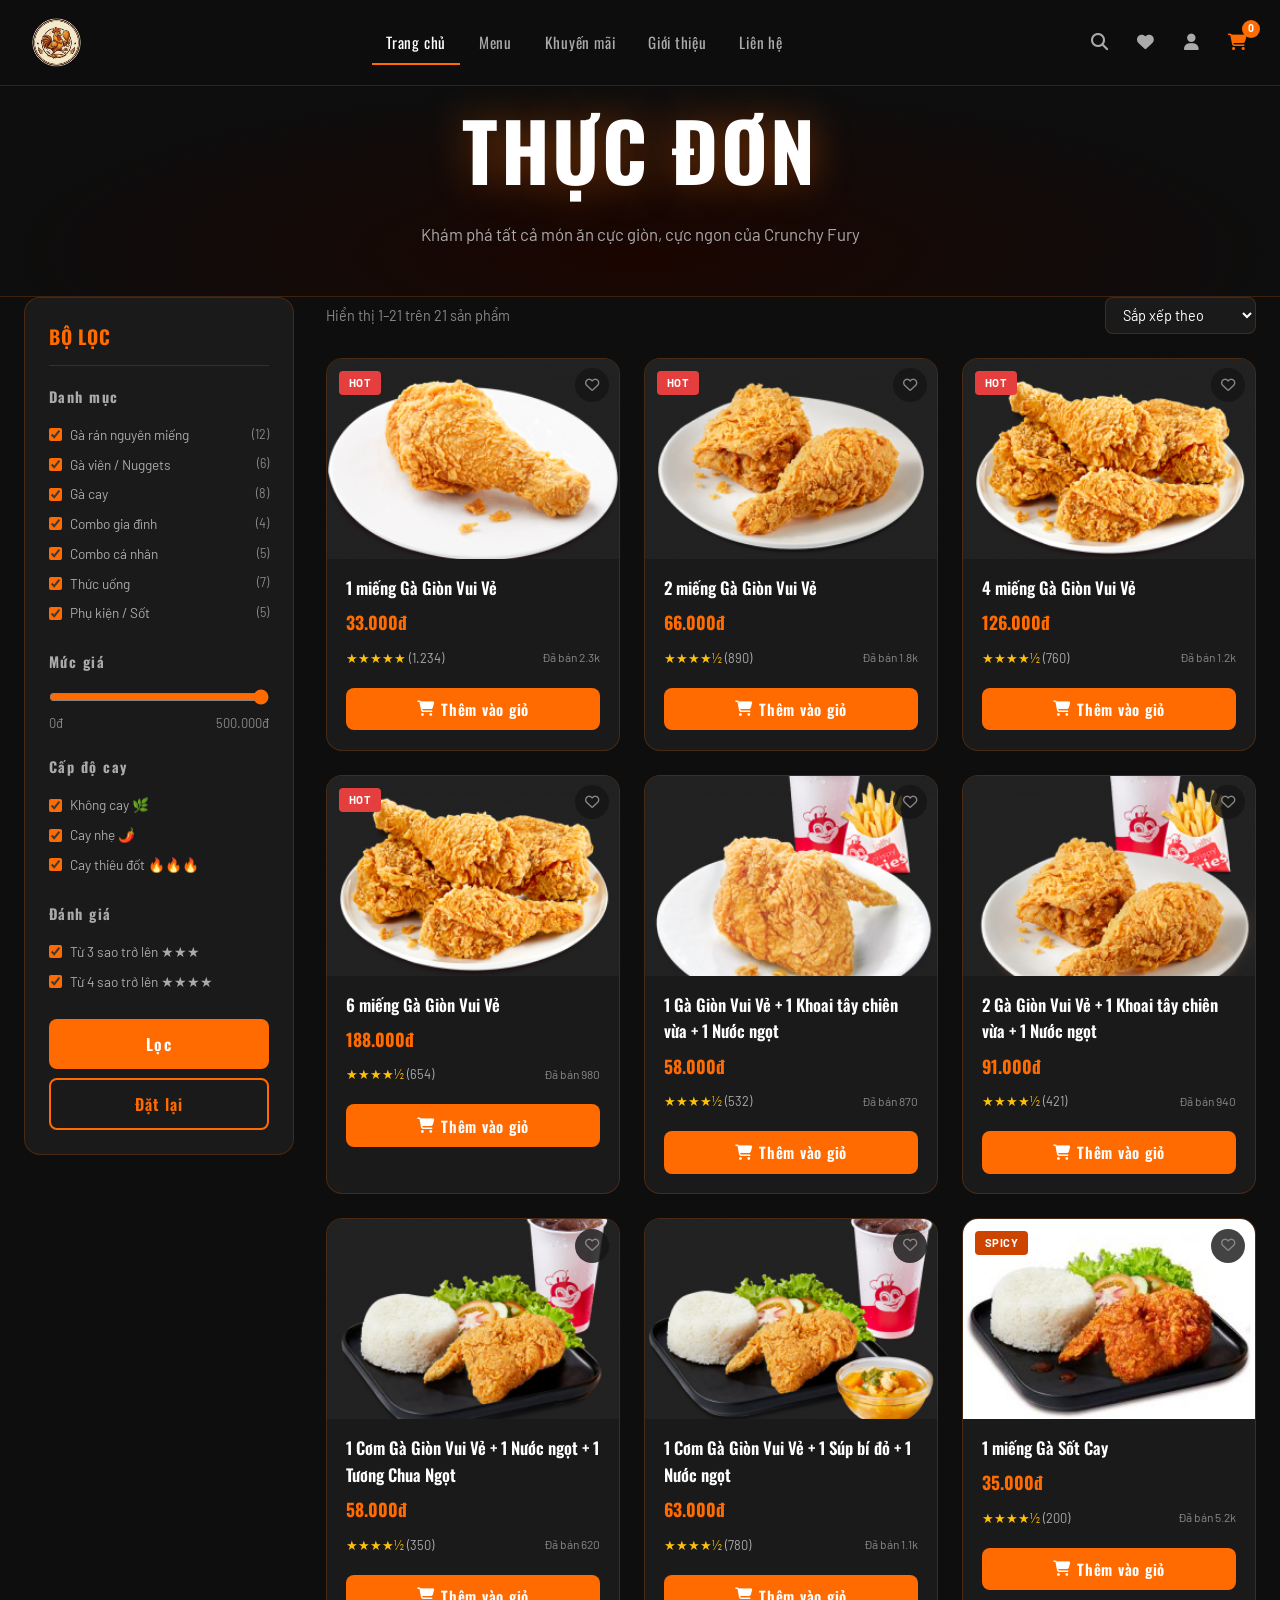
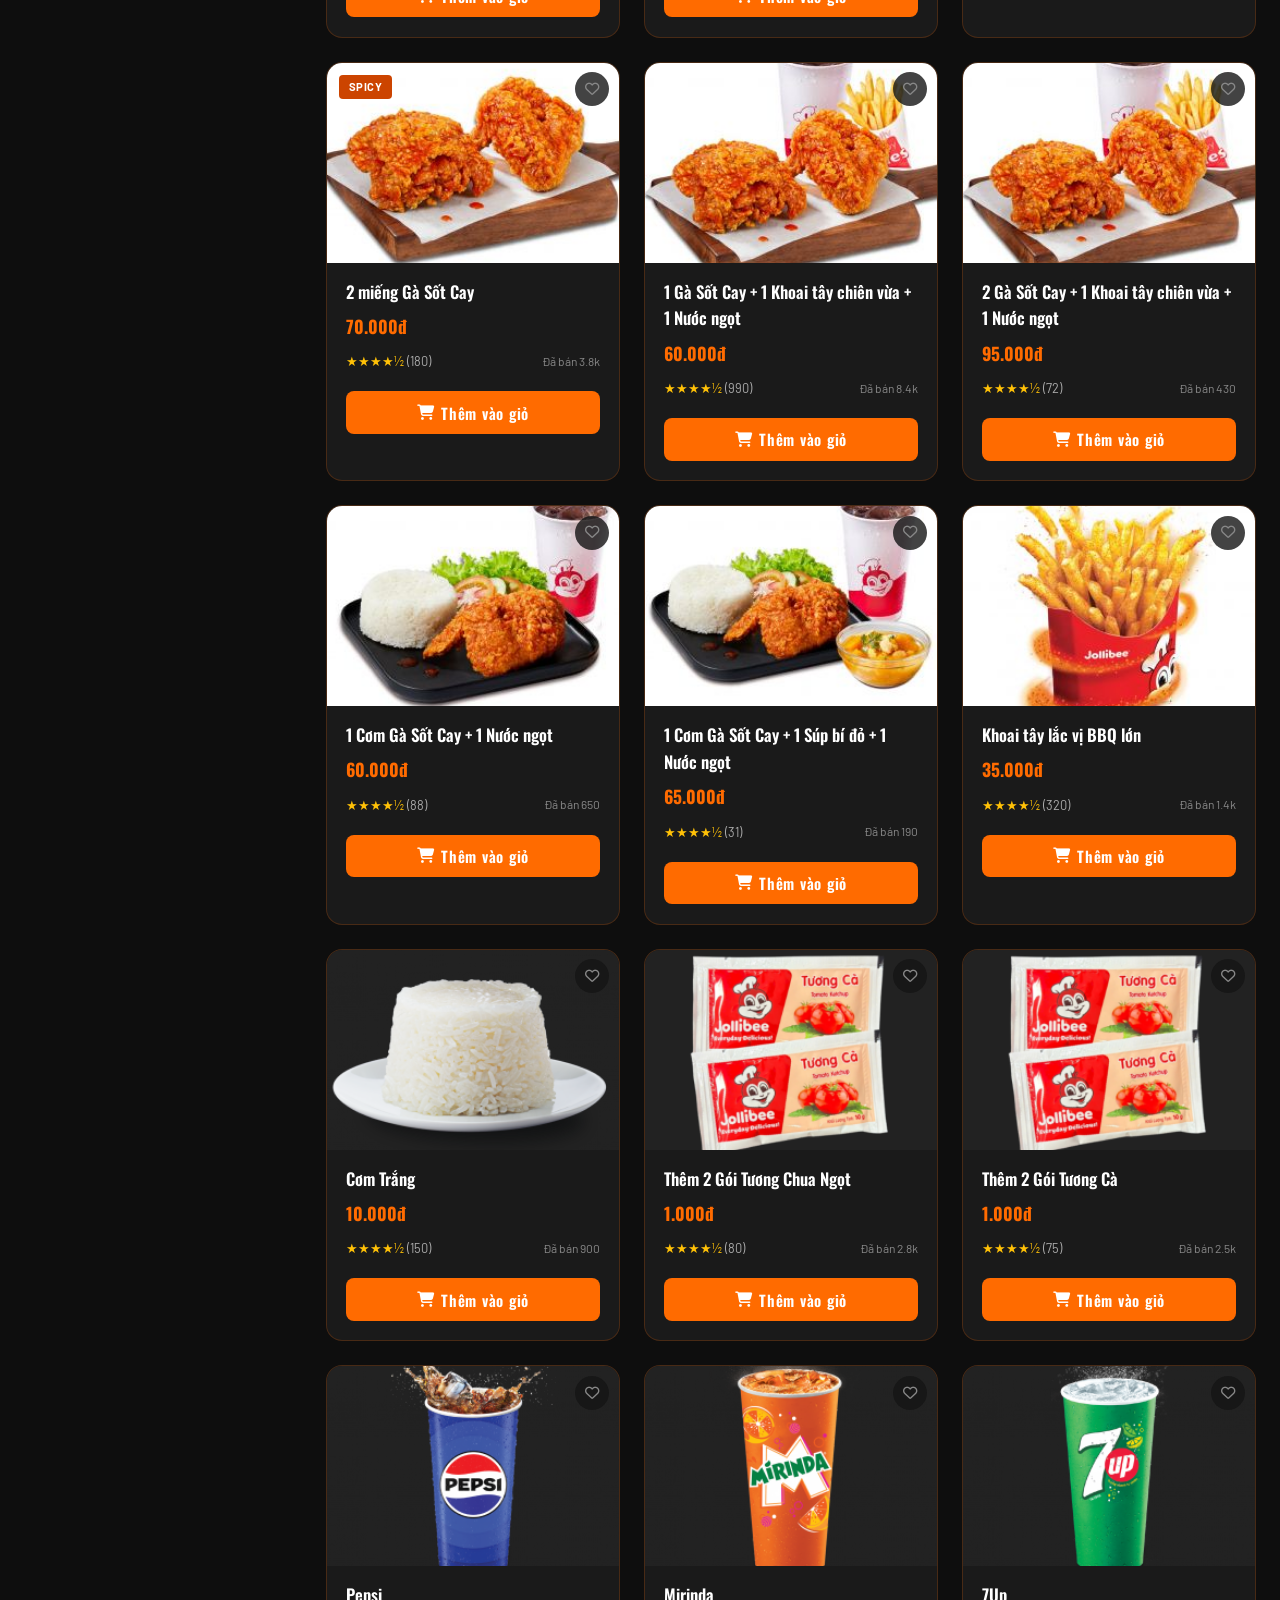
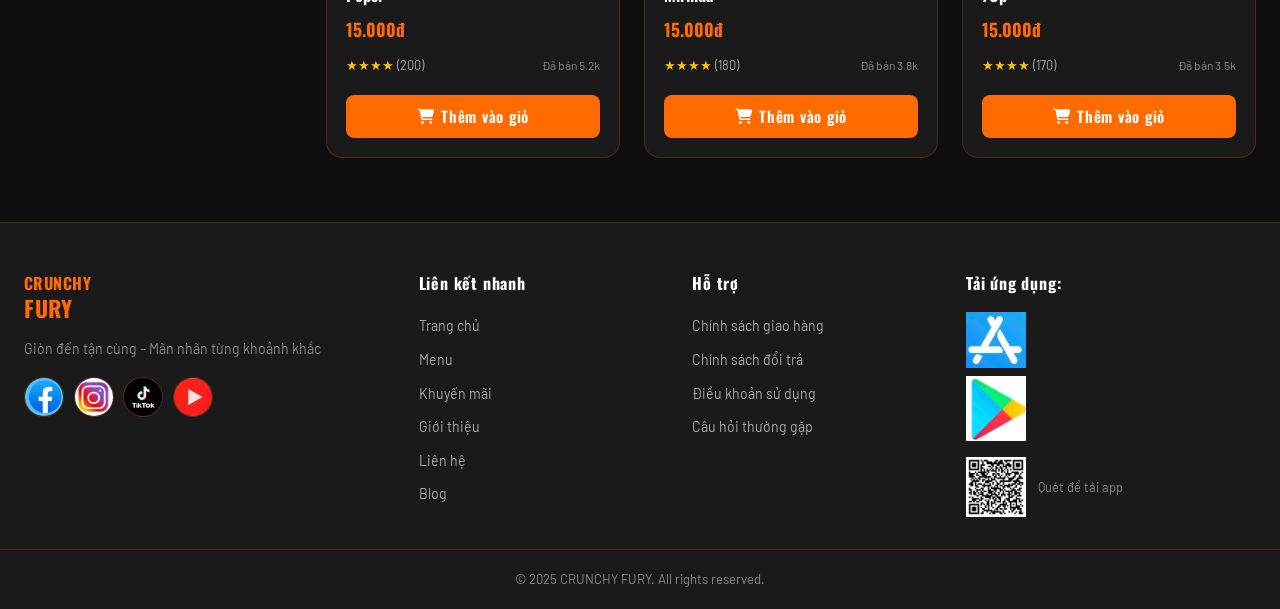
<file: menu.html>
<!DOCTYPE html>
<html lang="vi">
<!DOCTYPE html>
<html lang="vi">

<head>
  <meta charset="UTF-8" />
  <meta name="viewport" content="width=device-width, initial-scale=1.0" />
  <title>Crunchy Fury – Gà Rán Giòn Tan</title>
  <link rel="icon" type="image/png" href="thucdon/avt.png">
  <link rel="stylesheet" href="style.css" />
  <link rel="preconnect" href="https://fonts.googleapis.com" />
  <link
    href="https://fonts.googleapis.com/css2?family=Oswald:wght@400;600;700&family=Barlow:wght@400;500;600&family=Bebas+Neue&display=swap"
    rel="stylesheet" />
  <link rel="stylesheet" href="https://cdnjs.cloudflare.com/ajax/libs/font-awesome/6.5.0/css/all.min.css" />
</head>

<body>

  <!-- ===== HEADER ===== -->
  <header class="site-header" id="site-header">
    <div class="header-inner">
      <a href="index.html" class="logo">
        <!-- Thay đường dẫn src bên dưới thành ảnh logo của bạn -->
        <img src="thucdon/avt.png" alt="Crunchy Fury Logo" style="height: 65px; width: auto;" />
      </a>
      <nav class="main-nav">
        <a href="index.html" class="nav-link active" data-page="home">Trang chủ</a>
        <a href="menu.html" class="nav-link" data-page="menu">Menu</a>
        <a href="khuyen-mai.html" class="nav-link" data-page="khuyen-mai">Khuyến mãi</a>
        <a href="#about" class="nav-link">Giới thiệu</a>
        <a href="lien-he.html" class="nav-link" data-page="lien-he">Liên hệ</a>
      </nav>
      <div class="header-actions">
        <button class="icon-btn" title="Tìm kiếm" id="search-toggle"><i class="fas fa-search"></i></button>
        <button class="icon-btn" title="Yêu thích"><i class="fas fa-heart"></i></button>
        <button class="icon-btn" title="Tài khoản"><i class="fas fa-user"></i></button>
        <a href="gio-hang.html" class="icon-btn cart-btn" title="Giỏ hàng">
          <i class="fas fa-shopping-cart"></i>
          <span class="cart-badge" id="cart-count">0</span>
        </a>
      </div>
      <button class="hamburger" id="hamburger"><i class="fas fa-bars"></i></button>
    </div>
    <div class="search-bar" id="search-bar">
      <input type="text" placeholder="Tìm món ăn..." class="search-input" />
      <button class="search-submit"><i class="fas fa-search"></i></button>
    </div>
  </header>

  <!-- MENU PAGE HERO -->
  <div class="page-hero menu-hero">
    <div class="fire-left"></div>
    <div class="fire-right"></div>
    <h1>THỰC ĐƠN</h1>
    <p>Khám phá tất cả món ăn cực giòn, cực ngon của Crunchy Fury</p>
  </div>

  <!-- MENU BODY -->
  <section class="menu-section">
    <div class="menu-layout">

      <!-- FILTER SIDEBAR -->
      <aside class="filter-sidebar">
        <h3 class="filter-title">BỘ LỌC</h3>

        <div class="filter-group">
          <h4>Danh mục</h4>
          <label class="filter-check"><input type="checkbox" value="ga-ran" checked onchange="filterMenu()"> Gà rán
            nguyên miếng <span class="count">(12)</span></label>
          <label class="filter-check"><input type="checkbox" value="nuggets" checked onchange="filterMenu()"> Gà viên /
            Nuggets <span class="count">(6)</span></label>
          <label class="filter-check"><input type="checkbox" value="ga-cay" checked onchange="filterMenu()"> Gà cay
            <span class="count">(8)</span></label>
          <label class="filter-check"><input type="checkbox" value="combo" checked onchange="filterMenu()"> Combo gia
            đình <span class="count">(4)</span></label>
          <label class="filter-check"><input type="checkbox" value="combo-ca-nhan" checked onchange="filterMenu()">
            Combo cá nhân <span class="count">(5)</span></label>
          <label class="filter-check"><input type="checkbox" value="thuc-uong" checked onchange="filterMenu()"> Thức
            uống <span class="count">(7)</span></label>
          <label class="filter-check"><input type="checkbox" value="phu-kien" checked onchange="filterMenu()"> Phụ kiện
            / Sốt <span class="count">(5)</span></label>
        </div>

        <div class="filter-group">
          <h4>Mức giá</h4>
          <div class="price-range-wrap">
            <input type="range" min="0" max="500000" step="10000" value="500000" class="price-slider" id="price-slider"
              oninput="updatePriceLabel(this.value); filterMenu()" />
            <div class="price-labels"><span>0đ</span><span id="price-max-label">500.000đ</span></div>
          </div>
        </div>

        <div class="filter-group">
          <h4>Cấp độ cay</h4>
          <label class="filter-check"><input type="checkbox" value="khong-cay" checked onchange="filterMenu()"> Không
            cay 🌿</label>
          <label class="filter-check"><input type="checkbox" value="cay-nhe" checked onchange="filterMenu()"> Cay nhẹ
            🌶️</label>
          <label class="filter-check"><input type="checkbox" value="cay-thieu-dot" checked onchange="filterMenu()"> Cay
            thiêu đốt 🔥🔥🔥</label>
        </div>

        <div class="filter-group">
          <h4>Đánh giá</h4>
          <label class="filter-check"><input type="checkbox" value="3" checked onchange="filterMenu()"> Từ 3 sao trở lên
            ★★★</label>
          <label class="filter-check"><input type="checkbox" value="4" checked onchange="filterMenu()"> Từ 4 sao trở lên
            ★★★★</label>
        </div>

        <div class="filter-buttons">
          <button class="btn-primary w-full" onclick="filterMenu()">Lọc</button>
          <button class="btn-outline w-full" onclick="resetFilter()">Đặt lại</button>
        </div>
      </aside>

      <!-- PRODUCT GRID -->
      <div class="menu-main">
        <div class="menu-toolbar">
          <p class="result-count" id="result-count">Hiển thị 1–12 trên 47 sản phẩm</p>
          <div class="sort-wrap">
            <select class="sort-select" onchange="filterMenu()">
              <option value="default">Sắp xếp theo</option>
              <option value="newest">Mới nhất</option>
              <option value="popular">Bán chạy nhất</option>
              <option value="price-asc">Giá thấp đến cao</option>
              <option value="price-desc">Giá cao đến thấp</option>
            </select>
          </div>
        </div>
        <div class="products-grid menu-grid" id="menu-grid">
          <!-- Populated by JS -->
        </div>
      </div>
    </div>
  </section>

  <!-- ===== FOOTER ===== -->
  <footer class="site-footer">
    <div class="footer-inner">
      <div class="footer-brand">
        <div class="footer-logo">
          <span class="logo-text"><span class="logo-crunchy">CRUNCHY</span><br /><span
              class="logo-fury">FURY</span></span>
        </div>
        <p>Giòn đến tận cùng – Mãn nhãn từng khoảnh khắc</p>
        <div class="social-links">
          <a href="#" class="social-link"><img src="/ungdung/fb.png" alt="Facebook"></a>
          <a href="#" class="social-link"><img src="/ungdung/itg.png" alt="Instagram"></a>
          <a href="#" class="social-link"><img src="/ungdung/tiktok.png" alt="TikTok"></a>
          <a href="#" class="social-link"><img src="/ungdung/ytb.png" alt="YouTube"></a>
        </div>
      </div>
      <div class="footer-links">
        <h4>Liên kết nhanh</h4>
        <ul>
          <li><a href="index.html">Trang chủ</a></li>
          <li><a href="menu.html">Menu</a></li>
          <li><a href="khuyen-mai.html">Khuyến mãi</a></li>
          <li><a href="#about">Giới thiệu</a></li>
          <li><a href="lien-he.html">Liên hệ</a></li>
          <li><a href="#">Blog</a></li>
        </ul>
      </div>
      <div class="footer-support">
        <h4>Hỗ trợ</h4>
        <ul>
          <li><a href="#">Chính sách giao hàng</a></li>
          <li><a href="#">Chính sách đổi trả</a></li>
          <li><a href="#">Điều khoản sử dụng</a></li>
          <li><a href="#">Câu hỏi thường gặp</a></li>
        </ul>
      </div>
      <div class="footer-app">
        <h4>Tải ứng dụng:</h4>
        <div class="app-badges">
          <a href="#"><img src="/ungdung/apsote.png" alt="App Store"></a>
          <a href="#"><img src="/ungdung/ch.png" alt="Google Play"></a>
        </div>
        <div class="qr-placeholder">
          <div class="qr-box"><img src="/ungdung/qr.png" alt="QR Code"></div>
          <span>Quét để tải app</span>
        </div>
      </div>
    </div>
    <div class="footer-bottom">
      <p>© 2025 CRUNCHY FURY. All rights reserved.</p>
    </div>
  </footer>

  <!-- ===== COMBO MODAL ===== -->
  <div class="modal-overlay" id="combo-modal">
    <div class="modal-box">
      <button class="modal-close" id="modal-close">✕</button>
      <div class="modal-content" id="modal-content"></div>
    </div>
  </div>

  <!-- ===== TOAST ===== -->
  <div class="toast" id="toast"></div>

  <script src="script.js"></script>
</body>

</html>
</file>
<file: style.css>
/* ====================================================
   CRUNCHY FURY – MAIN STYLESHEET
   Dark theme | Orange accents | Fire motif
==================================================== */

/* ===== CSS VARIABLES ===== */
:root {
  --black: #0e0e0e;
  --dark: #141414;
  --dark2: #1a1a1a;
  --dark3: #222;
  --orange: #FF6B00;
  --orange-lt: #FF8C00;
  --orange-dk: #CC4400;
  --red: #E53E3E;
  --white: #FFFFFF;
  --gray: #888;
  --gray-lt: #aaa;
  --border: rgba(255, 107, 0, 0.2);
  --card-bg: #1a1a1a;
  --header-h: 85px;
  --radius: 10px;
  --transition: 0.28s ease;
}

/* ===== RESET ===== */
*,
*::before,
*::after {
  box-sizing: border-box;
  margin: 0;
  padding: 0;
}

html {
  scroll-behavior: smooth;
}

body {
  font-family: 'Barlow', sans-serif;
  background: var(--black);
  color: var(--white);
  line-height: 1.6;
  overflow-x: hidden;
}

a {
  text-decoration: none;
  color: inherit;
}

img {
  max-width: 100%;
  display: block;
}

ul {
  list-style: none;
}

input,
select,
textarea,
button {
  font-family: inherit;
}

/* ===== TYPOGRAPHY ===== */
h1,
h2,
h3,
.logo-fury,
.logo-crunchy {
  font-family: 'Oswald', sans-serif;
  letter-spacing: 0.03em;
}

.bebas {
  font-family: 'Bebas Neue', cursive;
}

/* ===== SCROLLBAR ===== */
::-webkit-scrollbar {
  width: 6px;
}

::-webkit-scrollbar-track {
  background: var(--dark);
}

::-webkit-scrollbar-thumb {
  background: var(--orange);
  border-radius: 3px;
}

/* ===== LAYOUT UTILITIES ===== */
.container {
  max-width: 1200px;
  margin: 0 auto;
  padding: 0 1.5rem;
}

.w-full {
  width: 100%;
}

.text-orange {
  color: var(--orange);
}

/* ===== HEADER ===== */
.site-header {
  position: fixed;
  top: 0;
  left: 0;
  right: 0;
  z-index: 1000;
  background: rgba(14, 14, 14, 0.97);
  border-bottom: 1px solid var(--border);
  backdrop-filter: blur(12px);
  transition: var(--transition);
}

.site-header.scrolled {
  box-shadow: 0 2px 20px rgba(255, 107, 0, 0.15);
}

.header-inner {
  display: flex;
  align-items: center;
  gap: 2rem;
  max-width: 1400px;
  margin: 0 auto;
  padding: 0 1.5rem;
  height: var(--header-h);
}

.logo {
  display: flex;
  align-items: center;
  gap: .6rem;
  flex-shrink: 0;
}

.logo img {
  height: 65px;
  width: auto;
}

.logo-text {
  line-height: 1.1;
}

.logo-crunchy {
  font-size: 1.3rem;
  color: var(--orange);
  font-weight: 700;
  font-family: 'Oswald', sans-serif;
}

.logo-fury {
  font-size: 1.9rem;
  color: var(--orange);
  font-weight: 700;
  font-family: 'Oswald', sans-serif;
}

.main-nav {
  display: flex;
  gap: .25rem;
  flex: 1;
  justify-content: center;
}

.nav-link {
  padding: .5rem .9rem;
  color: var(--gray-lt);
  font-family: 'Oswald', sans-serif;
  font-weight: 400;
  letter-spacing: .05em;
  font-size: .95rem;
  border-radius: 4px;
  transition: var(--transition);
  position: relative;
}

.nav-link::after {
  content: '';
  position: absolute;
  bottom: -2px;
  left: 50%;
  right: 50%;
  height: 2px;
  background: var(--orange);
  transition: var(--transition);
}

.nav-link:hover,
.nav-link.active {
  color: var(--white);
}

.nav-link:hover::after,
.nav-link.active::after {
  left: 0;
  right: 0;
}

.header-actions {
  display: flex;
  align-items: center;
  gap: .5rem;
  flex-shrink: 0;
}

.icon-btn {
  background: none;
  border: none;
  cursor: pointer;
  color: var(--gray-lt);
  font-size: 1.05rem;
  width: 38px;
  height: 38px;
  border-radius: 50%;
  display: flex;
  align-items: center;
  justify-content: center;
  transition: var(--transition);
  position: relative;
}

.icon-btn:hover {
  color: var(--orange);
  background: rgba(255, 107, 0, 0.1);
}

.cart-btn {
  color: var(--orange);
}

.cart-badge {
  position: absolute;
  top: -4px;
  right: -4px;
  background: var(--orange);
  color: #fff;
  font-size: .65rem;
  font-weight: 700;
  width: 18px;
  height: 18px;
  border-radius: 50%;
  display: flex;
  align-items: center;
  justify-content: center;
  font-family: 'Barlow', sans-serif;
}

.lang-switcher {
  display: flex;
  gap: .35rem;
  align-items: center;
  margin-left: .5rem;
}

.lang {
  cursor: pointer;
  font-size: 1.2rem;
  opacity: .5;
  transition: opacity .2s;
}

.lang.active {
  opacity: 1;
}

.hamburger {
  display: none;
  background: none;
  border: none;
  color: var(--white);
  font-size: 1.3rem;
  cursor: pointer;
}

/* Search Bar */
.search-bar {
  background: var(--dark2);
  border-top: 1px solid var(--border);
  display: none;
  padding: .75rem 1.5rem;
}

.search-bar.active {
  display: flex;
  gap: .5rem;
}

.search-input {
  flex: 1;
  background: var(--dark3);
  border: 1px solid var(--border);
  color: var(--white);
  padding: .55rem 1rem;
  border-radius: var(--radius);
  font-size: .95rem;
}

.search-input:focus {
  outline: none;
  border-color: var(--orange);
}

.search-submit {
  background: var(--orange);
  border: none;
  color: #fff;
  padding: .55rem 1.2rem;
  border-radius: var(--radius);
  cursor: pointer;
  transition: var(--transition);
}

.search-submit:hover {
  background: var(--orange-lt);
}

/* ===== PAGE PADDING ===== */
body>*:not(.site-header) {
  padding-top: 0;
}

section,
footer {
  margin-top: 0;
}

.hero-slider {
  margin-top: var(--header-h);
}

.page-hero {
  margin-top: var(--header-h);
}

/* ===== HERO SLIDER ===== */
.hero-slider{
  position:relative;overflow:hidden;
  background:var(--dark);
  height: clamp(250px, 45vw, 500px);
}

.slides-track {
  display: flex;
  height: 100%;
  transition: transform .6s cubic-bezier(.77, 0, .18, 1);
}

.slide {
  min-width: 100%;
  height: 100%;
  display: flex;
  align-items: center;
  position: relative;
  overflow: hidden;
}

/* Slide 1 */
.slide-1 {
  background: radial-gradient(ellipse at 30% 50%, #2a1000 0%, var(--black) 70%);
  padding: 0 5%;
  justify-content: space-between;
}

.slide-1::before {
  content: '';
  position: absolute;
  inset: 0;
  background: url("data:image/svg+xml,%3Csvg xmlns='http://www.w3.org/2000/svg' viewBox='0 0 800 500'%3E%3Cellipse cx='400' cy='250' rx='400' ry='250' fill='rgba(255,107,0,0.03)'/%3E%3C/svg%3E") center/cover;
}

.slide-mascot {
  position: relative;
  z-index: 2;
  display: flex;
  flex-direction: column;
  align-items: center;
  flex-shrink: 0;
}

.mascot-fire {
  font-size: 3rem;
  animation: flicker 1.5s ease-in-out infinite alternate;
}

.rooster-svg {
  width: 180px;
  filter: drop-shadow(0 0 20px rgba(255, 107, 0, 0.4));
}

@keyframes flicker {
  0% {
    transform: scale(1) rotate(-3deg);
  }

  100% {
    transform: scale(1.05) rotate(3deg);
  }
}

.slide-content {
  flex: 1;
  text-align: center;
  position: relative;
  z-index: 2;
  padding: 0 2rem;
}

.slide-subtitle {
  font-family: 'Oswald', sans-serif;
  font-size: 1rem;
  color: var(--orange);
  letter-spacing: .15em;
  margin-bottom: .5rem;
}

.slide-title {
  font-family: 'Bebas Neue', cursive;
  font-size: clamp(3rem, 7vw, 5.5rem);
  color: var(--white);
  line-height: 1;
  text-shadow: 0 0 30px rgba(255, 107, 0, 0.5);
  margin-bottom: .5rem;
}

.slide-desc {
  font-family: 'Oswald', sans-serif;
  font-size: 1.2rem;
  color: var(--gray-lt);
  margin-bottom: 1.5rem;
  letter-spacing: .08em;
}

.slide-food-img {
  position: relative;
  flex-shrink: 0;
}

.food-glow {
  position: absolute;
  inset: -20px;
  background: radial-gradient(circle, rgba(255, 107, 0, 0.25) 0%, transparent 70%);
}

.food-hero-img {
  width: 320px;
  height: 240px;
  object-fit: cover;
  border-radius: var(--radius);
  position: relative;
  z-index: 1;
}

.food-placeholder {
  width: 320px;
  height: 240px;
  display: flex;
  align-items: center;
  justify-content: center;
  font-size: 8rem;
  position: relative;
  z-index: 1;
  filter: drop-shadow(0 10px 30px rgba(255, 107, 0, 0.4));
  animation: float 3s ease-in-out infinite;
}

@keyframes float {

  0%,
  100% {
    transform: translateY(0);
  }

  50% {
    transform: translateY(-12px);
  }
}

/* Slide 2 */
.slide-2 {
  background: radial-gradient(ellipse at 50% 60%, #200800 0%, var(--black) 80%);
  justify-content: space-around;
  padding: 0 3%;
}

.slide-left-img,
.slide-right-img {
  display: flex;
  flex-direction: column;
  align-items: center;
  justify-content: center;
  gap: 1rem;
}

.food-placeholder-lg {
  font-size: 6rem;
  filter: drop-shadow(0 10px 25px rgba(255, 107, 0, 0.5));
  animation: float 3s ease-in-out infinite;
}

.food-placeholder-sm {
  font-size: 4rem;
  filter: drop-shadow(0 8px 20px rgba(255, 107, 0, 0.4));
  animation: float 3.5s ease-in-out infinite;
}

.slide-tagline-left {
  font-family: 'Bebas Neue', cursive;
  font-size: 2.5rem;
  color: var(--white);
  text-shadow: 0 2px 15px rgba(255, 107, 0, 0.5);
}

.slide-center-promo {
  text-align: center;
  z-index: 2;
}

.promo-title {
  font-family: 'Oswald', sans-serif;
  font-weight: 700;
  font-size: clamp(1.2rem, 2.5vw, 1.8rem);
  color: var(--white);
  margin-bottom: 1rem;
  text-transform: uppercase;
  letter-spacing: .05em;
}

.bucket-visual {
  font-size: 4rem;
  margin: 1rem 0;
}

/* Slider controls */
.slider-btn {
  position: absolute;
  top: 50%;
  transform: translateY(-50%);
  background: rgba(255, 107, 0, 0.2);
  border: 1px solid var(--orange);
  color: var(--white);
  width: 44px;
  height: 44px;
  border-radius: 50%;
  display: flex;
  align-items: center;
  justify-content: center;
  cursor: pointer;
  font-size: 1rem;
  z-index: 10;
  transition: var(--transition);
}

.slider-btn:hover {
  background: var(--orange);
}

.slider-prev {
  left: 1.5rem;
}

.slider-next {
  right: 1.5rem;
}

.slider-dots {
  position: absolute;
  bottom: 1.5rem;
  left: 50%;
  transform: translateX(-50%);
  display: flex;
  gap: .6rem;
}

.dot {
  width: 8px;
  height: 8px;
  border-radius: 50%;
  background: rgba(255, 255, 255, 0.3);
  cursor: pointer;
  transition: .3s;
}

.dot.active {
  background: var(--orange);
  width: 24px;
  border-radius: 4px;
}

/* ===== PAGE HERO ===== */
.page-hero {
  padding: 5rem 1.5rem 3rem;
  text-align: center;
  background: radial-gradient(ellipse at 50% 80%, #1a0500 0%, var(--black) 70%);
  position: relative;
  overflow: hidden;
  border-bottom: 1px solid var(--border);
}

.page-hero h1 {
  font-family: 'Oswald', sans-serif;
  font-size: clamp(3rem, 8vw, 5rem);
  color: var(--white);
  text-shadow: 0 0 40px rgba(255, 107, 0, 0.4);
  margin-bottom: .5rem;
}

.page-hero p {
  color: var(--gray-lt);
  font-size: 1.05rem;
}

/* Fire decorations */
.fire-left,
.fire-right {
  position: absolute;
  bottom: 0;
  font-size: 5rem;
  opacity: .3;
  pointer-events: none;
}

.fire-left {
  left: 5%;
}

.fire-right {
  right: 5%;
}

/* ===== SECTION SHARED ===== */
.section-header {
  text-align: center;
  margin-bottom: 2.5rem;
}

.section-title {
  font-family: 'Oswald', sans-serif;
  font-weight: 700;
  font-size: clamp(1.6rem, 3vw, 2.2rem);
  color: var(--white);
  letter-spacing: .05em;
}

.section-title-orange {
  font-family: 'Oswald', sans-serif;
  font-weight: 700;
  font-size: clamp(1.8rem, 3.5vw, 2.6rem);
  color: var(--orange);
  line-height: 1.2;
  margin-bottom: 1rem;
}

/* ===== ABOUT SECTION ===== */
/* ===== ABOUT NEW ===== */
.about-section {
  background: #111;
  color: #fff;
  padding: 80px 0;
  text-align: center;
}

/* TIÊU ĐỀ */
.about-title {
  font-family: 'Oswald', sans-serif;
  color: #ff6b00;
  font-size: 2.5rem;
}

.about-title span {
  color: #fff;
  font-size: 1.4rem;
}

/* MÔ TẢ */
.about-desc {
  max-width: 700px;
  margin: 20px auto 50px;
  color: #ccc;
  line-height: 1.6;
}

/* 3 CỘT */
.about-features {
  display: flex;
  gap: 30px;
  justify-content: center;
}

/* ITEM */
.feature-item {
  width: 300px;
}

/* ẢNH */
.feature-item img {
  width: 100%;
  height: 200px;
  object-fit: cover;
  border-radius: 12px;
}

/* TIÊU ĐỀ NHỎ */
.feature-item h3 {
  margin-top: 15px;
  color: #ff6b00;
}

/* TEXT */
.feature-item p {
  color: #ccc;
  font-size: 0.95rem;
}

/* HOVER */
.feature-item:hover {
  transform: translateY(-5px);
  transition: 0.3s;
}

/* ===== PROMO BANNER ===== */
.promo-banner {
  background: linear-gradient(135deg, #1a0500, #2d0a00, #1a0500);
  border-top: 2px solid var(--orange-dk);
  border-bottom: 2px solid var(--orange-dk);
  position: relative;
  overflow: hidden;
}

.promo-banner::before {
  content: '';
  position: absolute;
  inset: 0;
  background: url("data:image/svg+xml,%3Csvg xmlns='http://www.w3.org/2000/svg' viewBox='0 0 200 200'%3E%3Ccircle cx='100' cy='100' r='100' fill='rgba(255,107,0,0.04)'/%3E%3C/svg%3E") center/600px;
}

.promo-banner-bg {
  padding: 2.5rem 1.5rem;
  position: relative;
}

.promo-banner-content {
  max-width: 900px;
  margin: 0 auto;
  text-align: center;
}

.promo-banner-title {
  font-family: 'Oswald', sans-serif;
  font-size: clamp(2rem, 5vw, 3.5rem);
  color: var(--white);
  text-shadow: 0 0 30px rgba(255, 107, 0, 0.6);
  margin-bottom: 1.5rem;
}

.countdown-wrapper {
  display: flex;
  align-items: center;
  justify-content: center;
  gap: 2rem;
  flex-wrap: wrap;
}

.countdown {
  display: flex;
  align-items: center;
  gap: .5rem;
}

.time-block {
  display: flex;
  flex-direction: column;
  align-items: center;
  background: rgba(0, 0, 0, 0.5);
  border: 2px solid rgba(255, 107, 0, 0.3);
  padding: .8rem 1.2rem;
  border-radius: var(--radius);
  min-width: 72px;
}

.time-block span {
  font-family: 'Oswald', sans-serif;
  font-size: 2.8rem;
  font-weight: 700;
  color: var(--white);
  line-height: 1;
}

.time-block label {
  font-size: .7rem;
  color: var(--orange);
  letter-spacing: .15em;
  font-family: 'Barlow', sans-serif;
  font-weight: 600;
  margin-top: .2rem;
}

.colon {
  font-size: 2.5rem;
  font-weight: 700;
  color: var(--orange);
  animation: blink 1s step-end infinite;
}

@keyframes blink {

  0%,
  100% {
    opacity: 1;
  }

  50% {
    opacity: 0;
  }
}

.coupon-block {
  display: flex;
  align-items: center;
  gap: .75rem;
}

.coupon-code {
  background: rgba(0, 0, 0, 0.6);
  border: 1px solid var(--orange);
  color: var(--orange);
  font-family: 'Oswald', sans-serif;
  font-size: 1.3rem;
  padding: .5rem 1.2rem;
  border-radius: 6px;
  letter-spacing: .1em;
}

.copy-btn {
  background: var(--dark2);
  border: 1px solid var(--orange);
  color: var(--white);
  padding: .55rem 1rem;
  border-radius: 6px;
  cursor: pointer;
  font-family: 'Barlow', sans-serif;
  font-size: .9rem;
  display: flex;
  align-items: center;
  gap: .4rem;
  transition: var(--transition);
}

.copy-btn:hover {
  background: var(--orange);
}

/* ===== FEATURED / PRODUCTS GRID ===== */
.featured-section,
.combo-section,
.testimonials-section {
  max-width: 1300px;
  margin: 0 auto;
  padding: 4rem 1.5rem;
}

.products-grid {
  display: grid;
  grid-template-columns: repeat(auto-fill, minmax(250px, 1fr));
  gap: 1.5rem;
}

.product-card {
  background: var(--card-bg);
  border: 1px solid var(--border);
  border-radius: 16px;
  overflow: hidden;
  transition: transform .3s, box-shadow .3s;
  cursor: pointer;
  position: relative;
}

.product-card:hover {
  transform: translateY(-6px);
  box-shadow: 0 16px 40px rgba(255, 107, 0, 0.2);
  border-color: var(--orange);
}

.product-badge {
  position: absolute;
  top: .75rem;
  left: .75rem;
  z-index: 2;
  background: var(--red);
  color: #fff;
  font-size: .7rem;
  font-weight: 700;
  padding: .2rem .6rem;
  border-radius: 4px;
  letter-spacing: .05em;
}

.product-badge.spicy {
  background: var(--orange-dk);
}

.product-img-wrap {
  width: 100%;
  height: 200px;
  overflow: hidden;
  background: var(--dark3);
  display: flex;
  align-items: center;
  justify-content: center;
  font-size: 5rem;
  position: relative;
}

.product-img-wrap img {
  width: 100%;
  height: 100%;
  object-fit: cover;
}

.product-emoji {
  font-size: 5rem;
  filter: drop-shadow(0 8px 20px rgba(255, 107, 0, 0.3));
  animation: float 4s ease-in-out infinite;
}

.wishlist-btn {
  position: absolute;
  top: .6rem;
  right: .6rem;
  background: rgba(20, 20, 20, 0.8);
  border: none;
  border-radius: 50%;
  width: 34px;
  height: 34px;
  display: flex;
  align-items: center;
  justify-content: center;
  cursor: pointer;
  color: var(--gray);
  font-size: .9rem;
  transition: .2s;
}

.wishlist-btn:hover,
.wishlist-btn.active {
  color: #e53e3e;
}

.product-info {
  padding: 1rem 1.2rem 1.2rem;
}

.product-name {
  font-family: 'Oswald', sans-serif;
  font-size: 1.05rem;
  font-weight: 600;
  margin-bottom: .4rem;
  color: var(--white);
}

.product-price-wrap {
  display: flex;
  align-items: center;
  gap: .6rem;
  margin-bottom: .4rem;
}

.price-old {
  color: var(--gray);
  font-size: .85rem;
  text-decoration: line-through;
}

.price-new {
  color: var(--orange);
  font-size: 1.1rem;
  font-weight: 700;
  font-family: 'Oswald', sans-serif;
}

.product-meta {
  display: flex;
  align-items: center;
  justify-content: space-between;
  font-size: .8rem;
  color: var(--gray);
  margin-bottom: .9rem;
}

.stars {
  color: #FFC107;
}

.sold {
  font-size: .75rem;
}

.btn-add-cart {
  width: 100%;
  background: var(--orange);
  border: none;
  color: #fff;
  padding: .65rem;
  border-radius: 8px;
  cursor: pointer;
  font-family: 'Oswald', sans-serif;
  font-size: .95rem;
  font-weight: 600;
  letter-spacing: .05em;
  display: flex;
  align-items: center;
  justify-content: center;
  gap: .4rem;
  transition: var(--transition);
}

.btn-add-cart:hover {
  background: var(--orange-lt);
  transform: scale(1.02);
}

/* ===== COMBO SECTION ===== */
.combo-grid {
  display: grid;
  grid-template-columns: repeat(auto-fill, minmax(300px, 1fr));
  gap: 1.5rem;
}

.combo-card {
  background: var(--card-bg);
  border: 1px solid var(--border);
  border-radius: 16px;
  padding: 1.5rem;
  transition: var(--transition);
  cursor: pointer;
  display: flex;
  flex-direction: column;
  gap: .75rem;
}

.combo-card:hover {
  border-color: var(--orange);
  box-shadow: 0 12px 35px rgba(255, 107, 0, 0.15);
  transform: translateY(-4px);
}

.combo-header {
  display: flex;
  align-items: center;
  gap: 1rem;
}

.combo-emoji {
  font-size: 3rem;
}

.combo-title {
  font-family: 'Oswald', sans-serif;
  font-size: 1.2rem;
  color: var(--white);
}

.combo-includes {
  color: var(--gray-lt);
  font-size: .85rem;
  line-height: 1.7;
}

.combo-includes li::before {
  content: '✓ ';
  color: var(--orange);
}

.combo-prices {
  display: flex;
  align-items: center;
  gap: .8rem;
}

.combo-old {
  color: var(--gray);
  text-decoration: line-through;
  font-size: .9rem;
}

.combo-new {
  color: var(--orange);
  font-family: 'Oswald', sans-serif;
  font-size: 1.5rem;
  font-weight: 700;
}

.combo-save {
  background: rgba(255, 107, 0, 0.15);
  color: var(--orange);
  padding: .15rem .6rem;
  border-radius: 4px;
  font-size: .8rem;
  font-weight: 600;
}

.btn-choose-combo {
  background: var(--orange);
  border: none;
  color: #fff;
  padding: .7rem;
  border-radius: 8px;
  cursor: pointer;
  font-family: 'Oswald', sans-serif;
  font-size: 1rem;
  font-weight: 600;
  transition: var(--transition);
}

.btn-choose-combo:hover {
  background: var(--orange-lt);
}

/* ===== TESTIMONIALS ===== */
.testimonials-track {
  display: grid;
  grid-template-columns: repeat(auto-fill, minmax(280px, 1fr));
  gap: 1.5rem;
}

.testimonial-card {
  background: var(--dark2);
  border: 1px solid var(--border);
  border-radius: 16px;
  padding: 1.5rem;
  position: relative;
  overflow: hidden;
  transition: var(--transition);
}

.testimonial-card::before {
  content: '';
  position: absolute;
  bottom: 0;
  left: 0;
  right: 0;
  height: 3px;
  background: linear-gradient(90deg, var(--orange-dk), var(--orange));
}

.testimonial-card:hover {
  border-color: var(--orange);
  transform: translateY(-4px);
}

.testi-avatar {
  font-size: 2.5rem;
  margin-bottom: .5rem;
}

.testi-name {
  font-family: 'Oswald', sans-serif;
  font-size: 1.1rem;
  color: var(--orange);
}

.testi-stars {
  color: #FFC107;
  margin: .3rem 0;
}

.testi-food-img {
  font-size: 2.5rem;
  margin: .5rem 0;
}

.testimonial-card p {
  color: var(--gray-lt);
  font-size: .9rem;
  line-height: 1.7;
}

.testi-time {
  font-size: .75rem;
  color: var(--gray);
  display: block;
  margin-top: .5rem;
}

/* ===== BUTTONS ===== */
.btn-primary {
  display: inline-flex;
  align-items: center;
  justify-content: center;
  gap: .5rem;
  background: var(--orange);
  color: #fff;
  border: none;
  border-radius: 8px;
  padding: .8rem 2rem;
  font-family: 'Oswald', sans-serif;
  font-size: 1rem;
  font-weight: 600;
  letter-spacing: .08em;
  cursor: pointer;
  transition: var(--transition);
  text-align: center;
}

.btn-primary:hover {
  background: var(--orange-lt);
  transform: scale(1.03);
  box-shadow: 0 6px 20px rgba(255, 107, 0, 0.4);
}

.btn-orange {
  display: inline-flex;
  align-items: center;
  justify-content: center;
  background: var(--orange);
  color: #fff;
  border: none;
  border-radius: 8px;
  padding: .7rem 1.6rem;
  font-family: 'Oswald', sans-serif;
  font-size: .95rem;
  font-weight: 600;
  cursor: pointer;
  transition: var(--transition);
}

.btn-orange:hover {
  background: var(--orange-lt);
}

.btn-outline {
  display: inline-flex;
  align-items: center;
  justify-content: center;
  gap: .5rem;
  background: transparent;
  color: var(--orange);
  border: 2px solid var(--orange);
  border-radius: 8px;
  padding: .75rem 1.8rem;
  font-family: 'Oswald', sans-serif;
  font-size: 1rem;
  font-weight: 600;
  letter-spacing: .08em;
  cursor: pointer;
  transition: var(--transition);
  text-align: center;
}

.btn-outline:hover {
  background: var(--orange);
  color: #fff;
}

/* ===== MODAL ===== */
.modal-overlay {
  display: none;
  position: fixed;
  inset: 0;
  z-index: 2000;
  background: rgba(0, 0, 0, 0.8);
  backdrop-filter: blur(4px);
  align-items: center;
  justify-content: center;
  padding: 1rem;
}

.modal-overlay.active {
  display: flex;
}

.modal-box {
  background: var(--dark2);
  border: 1px solid var(--border);
  border-radius: 16px;
  max-width: 520px;
  width: 100%;
  padding: 2rem;
  position: relative;
  max-height: 90vh;
  overflow-y: auto;
}

.modal-close {
  position: absolute;
  top: 1rem;
  right: 1rem;
  background: none;
  border: none;
  color: var(--gray-lt);
  font-size: 1.3rem;
  cursor: pointer;
  transition: .2s;
}

.modal-close:hover {
  color: var(--orange);
}

.modal-content h3 {
  font-family: 'Oswald', sans-serif;
  color: var(--orange);
  font-size: 1.5rem;
  margin-bottom: 1rem;
}

.modal-section {
  margin-bottom: 1.2rem;
}

.modal-section label {
  display: block;
  color: var(--gray-lt);
  font-size: .85rem;
  margin-bottom: .5rem;
}

.spicy-options {
  display: flex;
  gap: .6rem;
}

.spicy-btn {
  flex: 1;
  padding: .5rem;
  background: var(--dark3);
  border: 2px solid transparent;
  border-radius: 8px;
  color: var(--gray-lt);
  cursor: pointer;
  font-size: .85rem;
  transition: .2s;
  text-align: center;
}

.spicy-btn.active {
  border-color: var(--orange);
  color: var(--orange);
}

.modal-select {
  width: 100%;
  background: var(--dark3);
  border: 1px solid var(--border);
  color: var(--white);
  padding: .6rem .8rem;
  border-radius: 8px;
  font-size: .9rem;
}

.qty-control {
  display: flex;
  align-items: center;
  gap: .75rem;
}

.qty-btn {
  width: 32px;
  height: 32px;
  background: var(--dark3);
  border: 1px solid var(--border);
  color: var(--white);
  border-radius: 6px;
  cursor: pointer;
  font-size: 1.1rem;
  display: flex;
  align-items: center;
  justify-content: center;
  transition: .2s;
}

.qty-btn:hover {
  background: var(--orange);
  border-color: var(--orange);
}

.qty-num {
  font-family: 'Oswald', sans-serif;
  font-size: 1.1rem;
  min-width: 2rem;
  text-align: center;
}

.modal-actions {
  display: flex;
  gap: .75rem;
  margin-top: 1.5rem;
}

.modal-actions .btn-primary,
.modal-actions .btn-outline {
  flex: 1;
  padding: .8rem;
}

/* ===== MENU PAGE ===== */
.menu-section {
  max-width: 1300px;
  margin: 0 auto;
  padding: 2rem 1.5rem 4rem;
}

.menu-layout {
  display: grid;
  grid-template-columns: 270px 1fr;
  gap: 2rem;
  align-items: start;
}

.filter-sidebar {
  background: var(--dark2);
  border: 1px solid var(--border);
  border-radius: 16px;
  padding: 1.5rem;
  position: sticky;
  top: calc(var(--header-h) + 1rem);
}

.filter-title {
  font-family: 'Oswald', sans-serif;
  font-size: 1.2rem;
  color: var(--orange);
  margin-bottom: 1.2rem;
  padding-bottom: .75rem;
  border-bottom: 1px solid var(--border);
}

.filter-group {
  margin-bottom: 1.4rem;
}

.filter-group h4 {
  font-family: 'Oswald', sans-serif;
  color: var(--gray-lt);
  font-size: .9rem;
  letter-spacing: .1em;
  margin-bottom: .75rem;
}

.filter-check {
  display: flex;
  align-items: center;
  gap: .5rem;
  color: var(--gray-lt);
  font-size: .85rem;
  cursor: pointer;
  padding: .25rem 0;
  transition: .2s;
}

.filter-check:hover {
  color: var(--white);
}

.filter-check input {
  accent-color: var(--orange);
}

.count {
  color: var(--gray);
  font-size: .78rem;
  margin-left: auto;
}

.price-slider {
  width: 100%;
  accent-color: var(--orange);
  margin-bottom: .5rem;
  cursor: pointer;
}

.price-labels {
  display: flex;
  justify-content: space-between;
  font-size: .8rem;
  color: var(--gray);
}

.filter-buttons {
  display: flex;
  flex-direction: column;
  gap: .6rem;
  margin-top: 1rem;
}

.menu-toolbar {
  display: flex;
  align-items: center;
  justify-content: space-between;
  margin-bottom: 1.5rem;
  flex-wrap: wrap;
  gap: .5rem;
}

.result-count {
  color: var(--gray);
  font-size: .9rem;
}

.sort-select {
  background: var(--dark2);
  border: 1px solid var(--border);
  color: var(--white);
  padding: .5rem .8rem;
  border-radius: 8px;
  font-size: .9rem;
  cursor: pointer;
}

.sort-select:focus {
  outline: none;
  border-color: var(--orange);
}

.menu-grid {
  grid-template-columns: repeat(auto-fill, minmax(220px, 1fr));
}

/* ===== PROMO PAGE ===== */
.promo-page-section {
  padding-bottom: 4rem;
}

.promo-full-banner {
  padding: 0 1.5rem;
}

.promo-deals-grid {
  display: grid;
  grid-template-columns: repeat(auto-fill, minmax(300px, 1fr));
  gap: 1.5rem;
}

.promo-deal-card {
  background: var(--dark2);
  border: 1px solid var(--border);
  border-radius: 16px;
  padding: 1.8rem;
  display: flex;
  flex-direction: column;
  gap: .75rem;
  position: relative;
  overflow: hidden;
  transition: var(--transition);
}

.promo-deal-card:hover {
  border-color: var(--orange);
  transform: translateY(-4px);
}

.promo-deal-card.hot {
  border-color: rgba(255, 107, 0, 0.4);
}

.promo-deal-card.new {
  border-color: rgba(52, 211, 153, 0.3);
}

.deal-badge {
  display: inline-block;
  background: var(--orange);
  color: #fff;
  font-size: .7rem;
  font-weight: 700;
  padding: .2rem .7rem;
  border-radius: 4px;
  letter-spacing: .08em;
  width: fit-content;
}

.new-badge {
  background: #059669;
}

.deal-emoji {
  font-size: 3rem;
}

.promo-deal-card h3 {
  font-family: 'Oswald', sans-serif;
  font-size: 1.15rem;
  color: var(--white);
}

.promo-deal-card p {
  color: var(--gray-lt);
  font-size: .88rem;
  line-height: 1.7;
}

.deal-code {
  color: var(--orange);
  font-size: .88rem;
}

/* ===== CART PAGE ===== */
.cart-page-section {
  padding: 2rem 0 4rem;
}

.cart-layout {
  display: grid;
  grid-template-columns: 1fr 360px;
  gap: 2rem;
  align-items: start;
}

.cart-item {
  display: grid;
  grid-template-columns: 80px 1fr auto;
  gap: 1rem;
  background: var(--dark2);
  border: 1px solid var(--border);
  border-radius: 12px;
  padding: 1rem;
  margin-bottom: 1rem;
  align-items: center;
  transition: var(--transition);
}

.cart-item:hover {
  border-color: var(--orange);
}

.cart-item-img {
  width: 80px;
  height: 80px;
  border-radius: 8px;
  background: var(--dark3);
  display: flex;
  align-items: center;
  justify-content: center;
  font-size: 2.5rem;
  overflow: hidden;
  flex-shrink: 0;
}

.cart-item-img img {
  width: 100%;
  height: 100%;
  object-fit: cover;
}

.cart-item-info {
  min-width: 0;
}

.cart-item-name {
  font-family: 'Oswald', sans-serif;
  font-size: 1rem;
  margin-bottom: .2rem;
}

.cart-item-note {
  color: var(--gray);
  font-size: .8rem;
  margin-bottom: .5rem;
}

.cart-item-price {
  color: var(--orange);
  font-family: 'Oswald', sans-serif;
  font-size: 1.1rem;
}

.cart-item-controls {
  display: flex;
  flex-direction: column;
  align-items: flex-end;
  gap: .6rem;
}

.qty-control-sm {
  display: flex;
  align-items: center;
  gap: .5rem;
}

.qty-btn-sm {
  width: 28px;
  height: 28px;
  background: var(--dark3);
  border: 1px solid var(--border);
  color: var(--white);
  border-radius: 6px;
  cursor: pointer;
  font-size: .9rem;
  display: flex;
  align-items: center;
  justify-content: center;
  transition: .2s;
}

.qty-btn-sm:hover {
  background: var(--orange);
  border-color: var(--orange);
}

.remove-btn {
  background: none;
  border: none;
  color: var(--gray);
  cursor: pointer;
  font-size: .85rem;
  transition: .2s;
  padding: .2rem .4rem;
  border-radius: 4px;
}

.remove-btn:hover {
  color: #e53e3e;
  background: rgba(229, 62, 62, .1);
}

.cart-empty {
  text-align: center;
  padding: 4rem 1rem;
}

.empty-icon {
  font-size: 5rem;
  margin-bottom: 1rem;
}

.cart-empty h3 {
  font-family: 'Oswald', sans-serif;
  font-size: 1.5rem;
  margin-bottom: .5rem;
}

.cart-empty p {
  color: var(--gray-lt);
  margin-bottom: 1.5rem;
}

.order-summary-box {
  background: var(--dark2);
  border: 1px solid var(--border);
  border-radius: 16px;
  padding: 1.5rem;
  position: sticky;
  top: calc(var(--header-h) + 1rem);
}

.summary-title {
  font-family: 'Oswald', sans-serif;
  font-size: 1.3rem;
  color: var(--white);
  margin-bottom: 1.2rem;
  padding-bottom: .75rem;
  border-bottom: 1px solid var(--border);
}

.summary-items {
  margin-bottom: 1rem;
}

.summary-item {
  display: flex;
  align-items: center;
  gap: .75rem;
  padding: .5rem 0;
  border-bottom: 1px solid rgba(255, 255, 255, .05);
}

.summary-item-img {
  width: 40px;
  height: 40px;
  border-radius: 6px;
  background: var(--dark3);
  display: flex;
  align-items: center;
  justify-content: center;
  font-size: 1.3rem;
  flex-shrink: 0;
}

.summary-item-name {
  flex: 1;
  font-size: .88rem;
  color: var(--gray-lt);
}

.summary-item-price {
  color: var(--white);
  font-size: .9rem;
  font-weight: 600;
}

.summary-coupon {
  display: flex;
  gap: .5rem;
  margin: 1rem 0;
}

.coupon-input {
  flex: 1;
  background: var(--dark3);
  border: 1px solid var(--border);
  color: var(--white);
  padding: .55rem .75rem;
  border-radius: 8px;
  font-size: .88rem;
}

.coupon-input:focus {
  outline: none;
  border-color: var(--orange);
}

.coupon-apply-btn {
  padding: .55rem .9rem;
  font-size: .85rem;
}

.summary-totals {
  border-top: 1px solid var(--border);
  padding-top: 1rem;
  margin-top: .5rem;
}

.summary-row {
  display: flex;
  justify-content: space-between;
  padding: .35rem 0;
  font-size: .9rem;
  color: var(--gray-lt);
}

.total-row {
  font-size: 1.1rem;
  font-weight: 700;
  color: var(--white);
  border-top: 1px solid var(--border);
  padding-top: .75rem;
  margin-top: .25rem;
}

.discount-row span:last-child {
  color: var(--orange);
}

.checkout-btn {
  margin-top: 1.2rem;
  font-size: 1rem;
  padding: .9rem;
}

/* ===== CONTACT PAGE ===== */
.contact-section {
  padding: 3rem 0 5rem;
}

.contact-layout {
  display: grid;
  grid-template-columns: 1fr 1fr;
  gap: 3rem;
  align-items: start;
}

.contact-info-items {
  display: flex;
  flex-direction: column;
  gap: 1rem;
  margin-bottom: 2rem;
}

.contact-info-item {
  display: flex;
  align-items: flex-start;
  gap: 1rem;
  background: var(--dark2);
  border: 1px solid var(--border);
  border-radius: 12px;
  padding: 1rem 1.2rem;
  transition: .2s;
}

.contact-info-item:hover {
  border-color: var(--orange);
}

.contact-icon {
  width: 42px;
  height: 42px;
  background: rgba(255, 107, 0, 0.12);
  border-radius: 50%;
  display: flex;
  align-items: center;
  justify-content: center;
  color: var(--orange);
  font-size: 1rem;
  flex-shrink: 0;
}

.contact-info-item strong {
  font-family: 'Oswald', sans-serif;
  color: var(--white);
  display: block;
  margin-bottom: .2rem;
}

.contact-info-item p {
  color: var(--gray-lt);
  font-size: .9rem;
  margin: 0;
}

.branch-map-placeholder {
  margin-bottom: 1.5rem;
}

.map-mock {
  background: var(--dark2);
  border: 1px solid var(--border);
  border-radius: 12px;
  height: 220px;
  position: relative;
  overflow: hidden;
  display: flex;
  align-items: center;
  justify-content: center;
}

.map-pin {
  position: absolute;
  font-size: 1.5rem;
  animation: float 3s ease-in-out infinite;
}

.map-label {
  color: var(--gray);
  font-size: .9rem;
}

.branch-list {
  display: flex;
  flex-direction: column;
  gap: .75rem;
}

.branch-item {
  display: flex;
  align-items: center;
  gap: 1rem;
  background: var(--dark2);
  border: 1px solid var(--border);
  border-radius: 12px;
  padding: 1rem 1.2rem;
  transition: .2s;
}

.branch-item:hover {
  border-color: var(--orange);
}

.branch-icon {
  width: 36px;
  height: 36px;
  background: rgba(255, 107, 0, .12);
  border-radius: 50%;
  display: flex;
  align-items: center;
  justify-content: center;
  color: var(--orange);
  flex-shrink: 0;
}

.branch-info {
  flex: 1;
  min-width: 0;
}

.branch-info strong {
  font-family: 'Oswald', sans-serif;
  color: var(--white);
  font-size: .95rem;
  display: block;
}

.branch-info p {
  color: var(--gray-lt);
  font-size: .8rem;
  margin: .1rem 0;
}

.btn-direction {
  background: rgba(255, 107, 0, .12);
  border: 1px solid var(--border);
  color: var(--orange);
  padding: .4rem .8rem;
  border-radius: 8px;
  font-size: .8rem;
  white-space: nowrap;
  transition: .2s;
  flex-shrink: 0;
}

.btn-direction:hover {
  background: var(--orange);
  color: #fff;
}

.contact-form {
  display: flex;
  flex-direction: column;
  gap: 1.2rem;
}

.form-row {
  display: grid;
  grid-template-columns: 1fr 1fr;
  gap: 1rem;
}

.form-group {
  display: flex;
  flex-direction: column;
  gap: .4rem;
}

.form-group label {
  font-size: .85rem;
  color: var(--gray-lt);
  font-family: 'Barlow', sans-serif;
}

.form-group input,
.form-group select,
.form-group textarea {
  background: var(--dark2);
  border: 1px solid var(--border);
  color: var(--white);
  padding: .7rem 1rem;
  border-radius: 8px;
  font-size: .9rem;
  transition: .2s;
}

.form-group input:focus,
.form-group select:focus,
.form-group textarea:focus {
  outline: none;
  border-color: var(--orange);
  background: var(--dark3);
}

.form-group select option {
  background: var(--dark);
}

.form-group textarea {
  resize: vertical;
}

/* ===== FOOTER ===== */
.site-footer {
  background: var(--dark2);
  border-top: 1px solid var(--border);
  margin-top: 0;
}

.footer-inner {
  display: grid;
  grid-template-columns: 1.5fr 1fr 1fr 1.2fr;
  gap: 2rem;
  max-width: 1300px;
  margin: 0 auto;
  padding: 3rem 1.5rem 2rem;
}

.footer-brand p {
  color: var(--gray);
  font-size: .88rem;
  line-height: 1.7;
  margin: .75rem 0 1rem;
}

.footer-logo .logo-crunchy {
  font-size: 1rem;
}

.footer-logo .logo-fury {
  font-size: 1.4rem;
}

.social-links {
  display: flex;
  gap: .6rem;
}

.social-link {
  width: 36px;
  height: 36px;
  background: var(--dark3);
  border: 1px solid var(--border);
  border-radius: 50%;
  display: flex;
  align-items: center;
  justify-content: center;
  color: var(--gray-lt);
  font-size: .85rem;
  transition: .2s;
}

.social-link:hover {
  background: var(--orange);
  border-color: var(--orange);
  color: #fff;
}

.footer-links h4,
.footer-support h4,
.footer-app h4 {
  font-family: 'Oswald', sans-serif;
  color: var(--white);
  font-size: 1rem;
  letter-spacing: .05em;
  margin-bottom: 1rem;
}

.footer-links ul,
.footer-support ul {
  display: flex;
  flex-direction: column;
  gap: .5rem;
}

.footer-links a,
.footer-support a {
  color: var(--gray-lt);
  font-size: .88rem;
  transition: .2s;
}

.footer-links a:hover,
.footer-support a:hover {
  color: var(--orange);
}

.app-badges {
  display: flex;
  flex-direction: column;
  gap: .5rem;
  margin-bottom: 1rem;
}

.app-badge {
  display: flex;
  align-items: center;
  gap: .6rem;
  background: var(--dark3);
  border: 1px solid var(--border);
  color: var(--white);
  padding: .5rem .9rem;
  border-radius: 8px;
  font-size: .85rem;
  transition: .2s;
}

.app-badge:hover {
  border-color: var(--orange);
  color: var(--orange);
}

.qr-placeholder {
  display: flex;
  align-items: center;
  gap: .75rem;
}

.qr-box {
  width: 60px;
  height: 60px;
  background: var(--white);
  border-radius: 6px;
  display: flex;
  align-items: center;
  justify-content: center;
  color: var(--black);
  font-size: .7rem;
  font-weight: 700;
  flex-shrink: 0;
}

.qr-placeholder span {
  color: var(--gray);
  font-size: .8rem;
}

.footer-bottom {
  text-align: center;
  padding: 1.2rem;
  border-top: 1px solid var(--border);
  color: var(--gray);
  font-size: .82rem;
}

/* ===== TOAST ===== */
.toast {
  position: fixed;
  bottom: 2rem;
  right: 2rem;
  z-index: 3000;
  background: var(--dark2);
  border: 1px solid var(--orange);
  color: var(--white);
  padding: .8rem 1.5rem;
  border-radius: 10px;
  font-size: .9rem;
  transform: translateY(100px);
  opacity: 0;
  transition: all .4s cubic-bezier(.77, 0, .18, 1);
  pointer-events: none;
  box-shadow: 0 8px 24px rgba(0, 0, 0, 0.4);
}

.toast.show {
  transform: translateY(0);
  opacity: 1;
}

/* ===== MOBILE NAV ===== */
.mobile-nav {
  position: fixed;
  inset: 0;
  z-index: 999;
  background: rgba(14, 14, 14, 0.98);
  display: flex;
  flex-direction: column;
  align-items: center;
  justify-content: center;
  gap: 1.5rem;
  transform: translateX(100%);
  transition: .4s cubic-bezier(.77, 0, .18, 1);
}

.mobile-nav.open {
  transform: translateX(0);
}

.mobile-nav .nav-link {
  font-size: 1.8rem;
  color: var(--white);
}

.mobile-nav .nav-link.active {
  color: var(--orange);
}

/* ===== RESPONSIVE ===== */
@media(max-width:1100px) {
  .footer-inner {
    grid-template-columns: 1fr 1fr;
    gap: 2rem;
  }

  .footer-app {
    grid-column: 1/-1;
  }
}

@media(max-width:900px) {
  .about-section {
    grid-template-columns: 1fr;
    gap: 2rem;
    padding: 3rem 1.5rem;
  }

  .contact-layout {
    grid-template-columns: 1fr;
  }

  .cart-layout {
    grid-template-columns: 1fr;
  }

  .menu-layout {
    grid-template-columns: 1fr;
  }

  .filter-sidebar {
    position: static;
  }
}

@media(max-width:768px) {
  .main-nav {
    display: none;
  }

  .hamburger {
    display: flex;
  }

  .slide-1 {
    flex-direction: column;
    justify-content: center;
    text-align: center;
    padding: 1.5rem;
  }

  .slide-mascot {
    display: none;
  }

  .food-placeholder {
    width: 100%;
    height: 180px;
  }

  .slide-2 {
    flex-direction: column;
    gap: 1rem;
    padding: 1.5rem;
  }

  .countdown-wrapper {
    flex-direction: column;
    gap: 1rem;
  }

  .footer-inner {
    grid-template-columns: 1fr;
  }

  .form-row {
    grid-template-columns: 1fr;
  }

  .combo-grid {
    grid-template-columns: 1fr;
  }

  .promo-deals-grid {
    grid-template-columns: 1fr;
  }
}

@media(max-width:480px) {
  :root {
    --header-h: 60px;
  }

  .hero-slider {
    max-height: 500px;
  }

  .slide-title {
    font-size: 2.5rem;
  }

  .promo-banner-title {
    font-size: 1.8rem;
  }

  .products-grid {
    grid-template-columns: repeat(2, 1fr);
    gap: .75rem;
  }

  .product-img-wrap {
    height: 140px;
  }

  .cart-item {
    grid-template-columns: 60px 1fr;
  }

  .cart-item-controls {
    grid-column: 1/-1;
  }
}

.testi-avatar img {
  width: 60px;
  height: 60px;
  border-radius: 50%;
  /* avatar tròn */
  object-fit: cover;
  border: 2px solid #FF6B00;
}

.testi-food-img img {
  width: 100%;
  max-width: 200px;
  border-radius: 10px;
  margin-top: 10px;
}

.testimonial-card {
  padding: 20px;
}

.stars {
  color: #FFC107;
  margin: 5px 0;
}

.app-badges img {
  width: 60px;
  height: auto;
}

.social-links .social-link {
  width: 40px;
  height: 40px;
  /* bắt buộc vuông */
  border-radius: 8888px;
  /* bo tròn thành hình tròn */
  overflow: hidden;
  /* bắt icon không tràn ra ngoài */
  display: inline-flex;
  align-items: center;
  justify-content: center;
}

.social-links .social-link img {
  width: 100%;
  height: 100%;
  object-fit: cover;
  /* giữ đầy khung */
  display: block;
}
</file>
